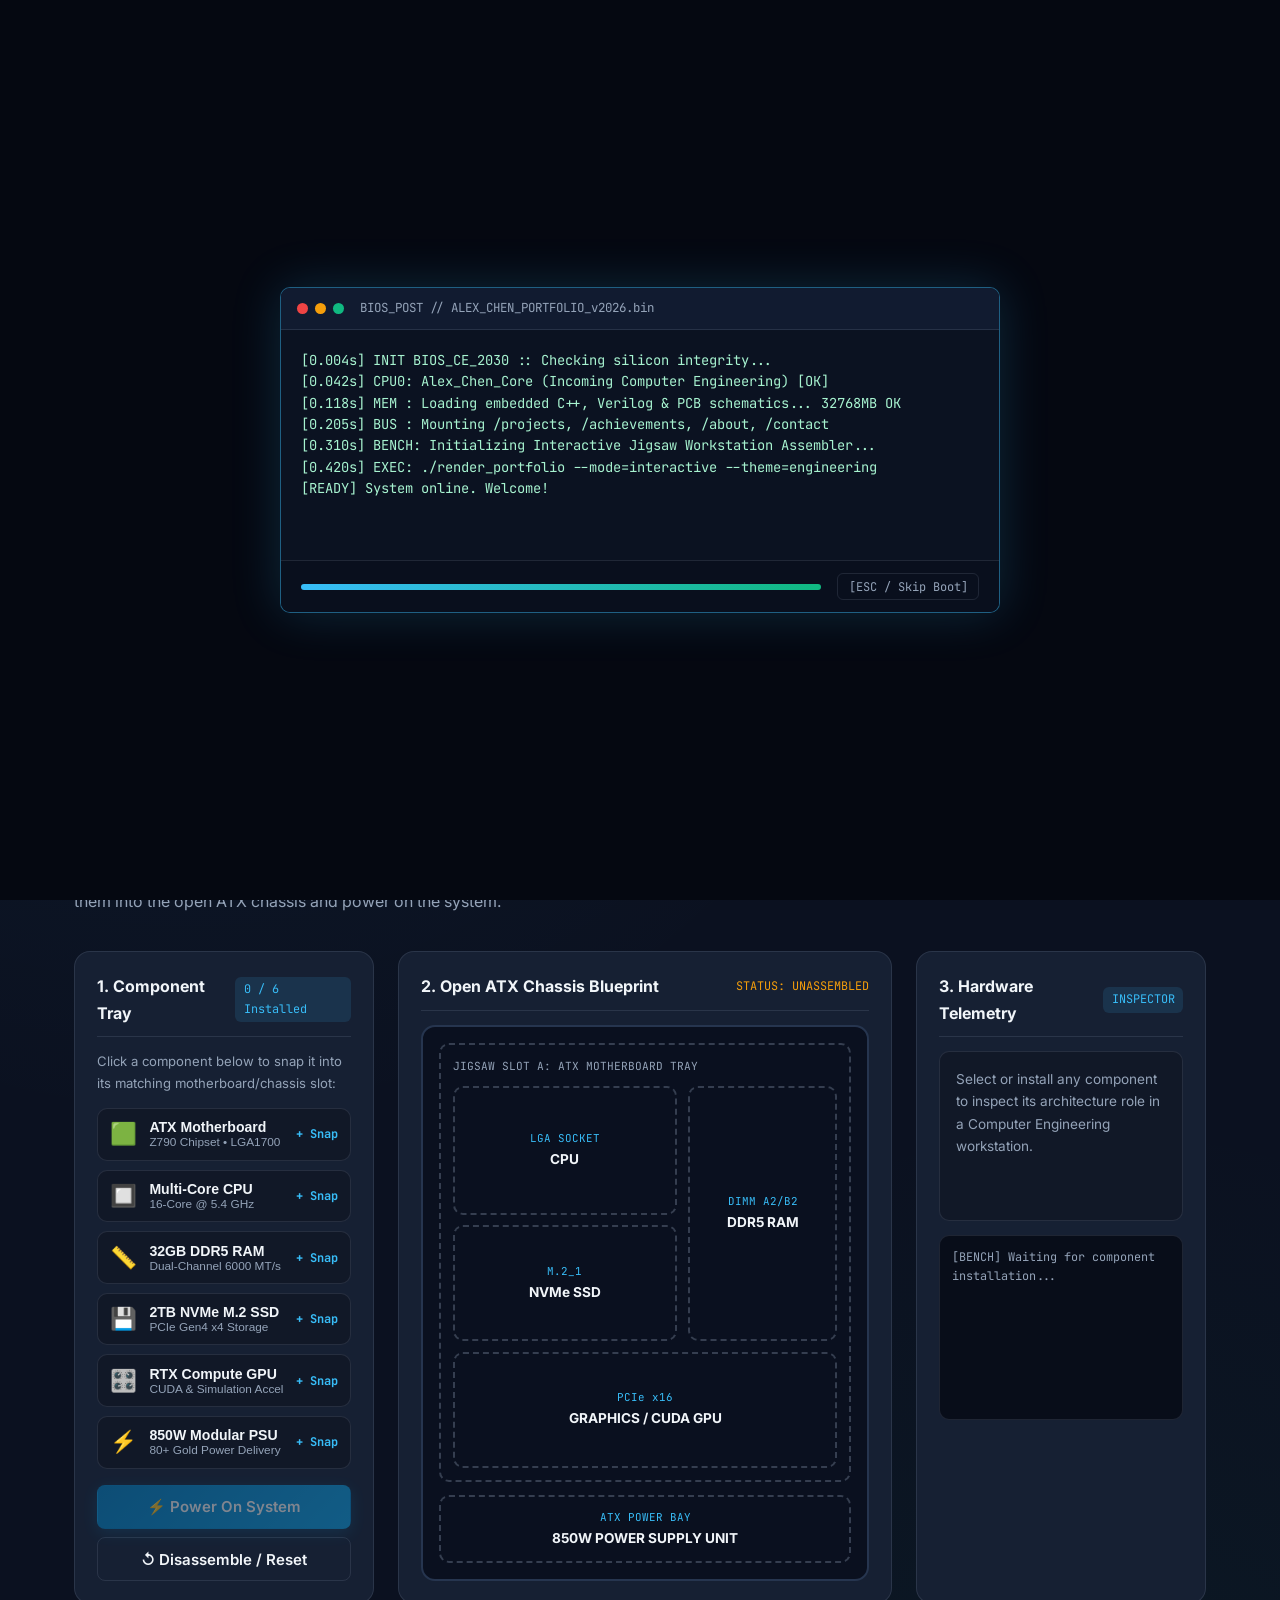
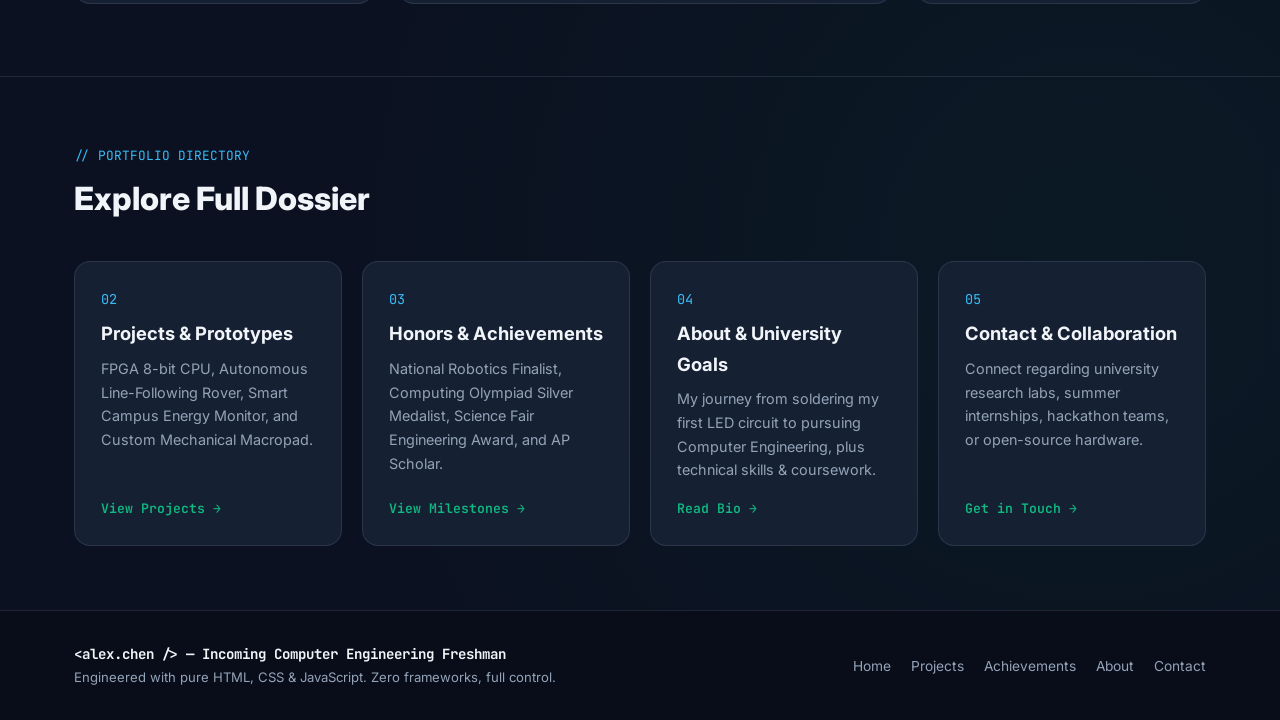
<file: index.html>
<!DOCTYPE html>
<html lang="en">
<head>
    <meta charset="UTF-8">
    <meta name="viewport" content="width=device-width, initial-scale=1.0">
    <title>Alex Chen | Computer Engineering Portfolio</title>
    <link rel="stylesheet" href="style.css">
    <link rel="preconnect" href="https://fonts.googleapis.com">
    <link rel="preconnect" href="https://fonts.gstatic.com" crossorigin>
    <link href="https://fonts.googleapis.com/css2?family=Inter:wght@400;500;600;700;800&family=JetBrains+Mono:wght@400;500;700&display=swap" rel="stylesheet">
</head>
<body class="has-boot">
    <!-- Boot Sequence Overlay -->
    <div id="boot-overlay" class="boot-overlay" aria-hidden="true">
        <div class="boot-terminal">
            <div class="boot-header">
                <span class="dot red"></span>
                <span class="dot yellow"></span>
                <span class="dot green"></span>
                <span class="boot-title">BIOS_POST // ALEX_CHEN_PORTFOLIO_v2026.bin</span>
            </div>
            <pre id="boot-log" class="boot-log"></pre>
            <div class="boot-footer">
                <div class="boot-progress-track"><div id="boot-progress-bar" class="boot-progress-bar"></div></div>
                <button id="skip-boot-btn" class="skip-boot-btn">[ESC / Skip Boot]</button>
            </div>
        </div>
    </div>

    <header class="site-header">
        <div class="container nav-container">
            <a href="index.html" class="brand">
                <span class="brand-bracket">&lt;</span>alex.chen<span class="brand-slash">/</span><span class="brand-bracket">&gt;</span>
                <span class="brand-tag">CE '30</span>
            </a>
            <button class="menu-toggle" id="menu-toggle" aria-label="Toggle navigation">
                <span></span><span></span><span></span>
            </button>
            <nav class="nav-menu" id="nav-menu">
                <a href="index.html" class="nav-link active">01. Home &amp; Build</a>
                <a href="projects.html" class="nav-link ">02. Projects</a>
                <a href="achievements.html" class="nav-link ">03. Achievements</a>
                <a href="about.html" class="nav-link ">04. About Me</a>
                <a href="contact.html" class="nav-link ">05. Contact</a>
            </nav>
        </div>
    </header>

    <main>
        <!-- Hero Section -->
        <section class="hero-section">
            <div class="container hero-grid">
                <div class="hero-text">
                    <div class="status-pill">
                        <span class="pulse-dot"></span>
                        <span>Incoming B.S. Computer Engineering &bull; Class of 2030</span>
                    </div>
                    <h1>Bridging <span class="gradient-text">Silicon</span> &amp; <span class="gradient-text">Software</span>.</h1>
                    <p class="hero-desc">
                        Hi, I'm <strong>Alex Chen</strong>—an aspiring Computer Engineer passionate about embedded systems, digital logic design, PCB prototyping, and low-level firmware. Explore my projects, competition milestones, or assemble my custom workstation below.
                    </p>
                    <div class="hero-actions">
                        <a href="projects.html" class="btn btn-primary">Explore Engineering Work &rarr;</a>
                        <a href="#pc-builder" class="btn btn-outline">Launch PC Assembly Lab</a>
                    </div>
                    <div class="quick-stats">
                        <div class="q-stat">
                            <span class="q-num">12+</span>
                            <span class="q-label">Hardware &amp; Code Builds</span>
                        </div>
                        <div class="q-stat">
                            <span class="q-num">4</span>
                            <span class="q-label">Robotics &amp; Olympiad Awards</span>
                        </div>
                        <div class="q-stat">
                            <span class="q-num">C++ / Verilog</span>
                            <span class="q-label">Core Stack</span>
                        </div>
                    </div>
                </div>

                <!-- Interactive Blueprint Preview Card -->
                <div class="hero-card">
                    <div class="card-topbar">
                        <span class="mono-label">SYS_ARCHITECTURE.svg</span>
                        <span class="badge-tech">READY</span>
                    </div>
                    <div class="chip-diagram">
                        <div class="chip-core">
                            <span class="chip-title">CE-CORE</span>
                            <span class="chip-sub">ALU &bull; FPU &bull; GPIO</span>
                        </div>
                        <div class="chip-pins top"><span></span><span></span><span></span><span></span></div>
                        <div class="chip-pins bottom"><span></span><span></span><span></span><span></span></div>
                        <div class="chip-pins left"><span></span><span></span><span></span></div>
                        <div class="chip-pins right"><span></span><span></span><span></span></div>
                    </div>
                    <div class="terminal-snippet">
                        <p><span class="t-prompt">$</span> make flash TARGET=stm32f4</p>
                        <p class="t-muted">[OK] Clock configured @ 168 MHz</p>
                        <p class="t-muted">[OK] Portfolio modules mounted</p>
                        <p><span class="t-prompt">$</span> <span class="cursor-blink">_</span></p>
                    </div>
                </div>
            </div>
        </section>

        <!-- Interactive Jigsaw PC Assembling Lab -->
        <section id="pc-builder" class="builder-section">
            <div class="container">
                <div class="section-heading">
                    <span class="section-kicker">// INTERACTIVE HARDWARE BENCH</span>
                    <h2>Jigsaw Workstation Assembler</h2>
                    <p>Click each hardware component in the parts tray—or drag/select parts in order—to snap them into the open ATX chassis and power on the system.</p>
                </div>

                <div class="builder-workspace">
                    <!-- Left: Parts Tray -->
                    <div class="parts-panel">
                        <div class="panel-header">
                            <h3>1. Component Tray</h3>
                            <span id="parts-counter" class="mono-badge">0 / 6 Installed</span>
                        </div>
                        <p class="panel-hint">Click a component below to snap it into its matching motherboard/chassis slot:</p>
                        <div class="parts-list" id="parts-list">
                            <button class="part-item" data-part="mobo">
                                <span class="part-icon">🟩</span>
                                <div class="part-meta">
                                    <strong>ATX Motherboard</strong>
                                    <span>Z790 Chipset &bull; LGA1700</span>
                                </div>
                                <span class="part-action">+ Snap</span>
                            </button>
                            <button class="part-item" data-part="cpu">
                                <span class="part-icon">🔲</span>
                                <div class="part-meta">
                                    <strong>Multi-Core CPU</strong>
                                    <span>16-Core @ 5.4 GHz</span>
                                </div>
                                <span class="part-action">+ Snap</span>
                            </button>
                            <button class="part-item" data-part="ram">
                                <span class="part-icon">📏</span>
                                <div class="part-meta">
                                    <strong>32GB DDR5 RAM</strong>
                                    <span>Dual-Channel 6000 MT/s</span>
                                </div>
                                <span class="part-action">+ Snap</span>
                            </button>
                            <button class="part-item" data-part="ssd">
                                <span class="part-icon">💾</span>
                                <div class="part-meta">
                                    <strong>2TB NVMe M.2 SSD</strong>
                                    <span>PCIe Gen4 x4 Storage</span>
                                </div>
                                <span class="part-action">+ Snap</span>
                            </button>
                            <button class="part-item" data-part="gpu">
                                <span class="part-icon">🎛️</span>
                                <div class="part-meta">
                                    <strong>RTX Compute GPU</strong>
                                    <span>CUDA &amp; Simulation Accel</span>
                                </div>
                                <span class="part-action">+ Snap</span>
                            </button>
                            <button class="part-item" data-part="psu">
                                <span class="part-icon">⚡</span>
                                <div class="part-meta">
                                    <strong>850W Modular PSU</strong>
                                    <span>80+ Gold Power Delivery</span>
                                </div>
                                <span class="part-action">+ Snap</span>
                            </button>
                        </div>

                        <div class="builder-controls">
                            <button id="power-btn" class="btn btn-primary full-width" disabled>⚡ Power On System</button>
                            <button id="reset-pc-btn" class="btn btn-outline full-width">↺ Disassemble / Reset</button>
                        </div>
                    </div>

                    <!-- Center: Interactive Jigsaw Chassis -->
                    <div class="chassis-panel">
                        <div class="panel-header">
                            <h3>2. Open ATX Chassis Blueprint</h3>
                            <span id="chassis-status" class="status-tag">STATUS: UNASSEMBLED</span>
                        </div>

                        <div class="pc-chassis" id="pc-chassis">
                            <!-- Jigsaw Motherboard Backplate Slot -->
                            <div class="jigsaw-slot slot-mobo" data-slot="mobo" title="Motherboard Tray">
                                <span class="slot-label">JIGSAW SLOT A: ATX MOTHERBOARD TRAY</span>

                                <!-- Inner Motherboard Sockets -->
                                <div class="mobo-board">
                                    <div class="jigsaw-slot slot-cpu" data-slot="cpu">
                                        <span class="slot-code">LGA SOCKET</span>
                                        <span class="slot-name">CPU</span>
                                    </div>

                                    <div class="jigsaw-slot slot-ram" data-slot="ram">
                                        <span class="slot-code">DIMM A2/B2</span>
                                        <span class="slot-name">DDR5 RAM</span>
                                    </div>

                                    <div class="jigsaw-slot slot-ssd" data-slot="ssd">
                                        <span class="slot-code">M.2_1</span>
                                        <span class="slot-name">NVMe SSD</span>
                                    </div>

                                    <div class="jigsaw-slot slot-gpu" data-slot="gpu">
                                        <span class="slot-code">PCIe x16</span>
                                        <span class="slot-name">GRAPHICS / CUDA GPU</span>
                                    </div>
                                </div>
                            </div>

                            <!-- Bottom PSU Shroud Slot -->
                            <div class="jigsaw-slot slot-psu" data-slot="psu">
                                <span class="slot-code">ATX POWER BAY</span>
                                <span class="slot-name">850W POWER SUPPLY UNIT</span>
                            </div>

                            <!-- Powered-On Screen / POST Diagnostic Overlay -->
                            <div id="pc-post-banner" class="pc-post-banner hidden">
                                <div class="post-glow">✓ SYSTEM POST SUCCESSFUL — ALL BUSES ONLINE</div>
                                <p>Ready to compile Verilog, run SPICE simulations, and build firmware!</p>
                            </div>
                        </div>
                    </div>

                    <!-- Right: Engineering Inspector -->
                    <div class="inspector-panel">
                        <div class="panel-header">
                            <h3>3. Hardware Telemetry</h3>
                            <span class="mono-badge">INSPECTOR</span>
                        </div>
                        <div id="part-inspector" class="inspector-box">
                            <p class="inspector-placeholder">Select or install any component to inspect its architecture role in a Computer Engineering workstation.</p>
                        </div>
                        <div class="telemetry-log" id="telemetry-log">
                            <div class="log-entry">[BENCH] Waiting for component installation...</div>
                        </div>
                    </div>
                </div>
            </div>
        </section>

        <!-- Featured Highlights Navigation -->
        <section class="highlights-section">
            <div class="container">
                <div class="section-heading">
                    <span class="section-kicker">// PORTFOLIO DIRECTORY</span>
                    <h2>Explore Full Dossier</h2>
                </div>
                <div class="directory-grid">
                    <a href="projects.html" class="dir-card">
                        <span class="dir-num">02</span>
                        <h3>Projects &amp; Prototypes</h3>
                        <p>FPGA 8-bit CPU, Autonomous Line-Following Rover, Smart Campus Energy Monitor, and Custom Mechanical Macropad.</p>
                        <span class="dir-link">View Projects &rarr;</span>
                    </a>
                    <a href="achievements.html" class="dir-card">
                        <span class="dir-num">03</span>
                        <h3>Honors &amp; Achievements</h3>
                        <p>National Robotics Finalist, Computing Olympiad Silver Medalist, Science Fair Engineering Award, and AP Scholar.</p>
                        <span class="dir-link">View Milestones &rarr;</span>
                    </a>
                    <a href="about.html" class="dir-card">
                        <span class="dir-num">04</span>
                        <h3>About &amp; University Goals</h3>
                        <p>My journey from soldering my first LED circuit to pursuing Computer Engineering, plus technical skills &amp; coursework.</p>
                        <span class="dir-link">Read Bio &rarr;</span>
                    </a>
                    <a href="contact.html" class="dir-card">
                        <span class="dir-num">05</span>
                        <h3>Contact &amp; Collaboration</h3>
                        <p>Connect regarding university research labs, summer internships, hackathon teams, or open-source hardware.</p>
                        <span class="dir-link">Get in Touch &rarr;</span>
                    </a>
                </div>
            </div>
        </section>
    </main>

    <footer class="site-footer">
        <div class="container footer-content">
            <div class="footer-left">
                <p class="footer-title">&lt;alex.chen /&gt; — Incoming Computer Engineering Freshman</p>
                <p class="footer-sub">Engineered with pure HTML, CSS &amp; JavaScript. Zero frameworks, full control.</p>
            </div>
            <div class="footer-links">
                <a href="index.html">Home</a>
                <a href="projects.html">Projects</a>
                <a href="achievements.html">Achievements</a>
                <a href="about.html">About</a>
                <a href="contact.html">Contact</a>
            </div>
        </div>
    </footer>
    <script src="script.js"></script>
</body>
</html>
</file>
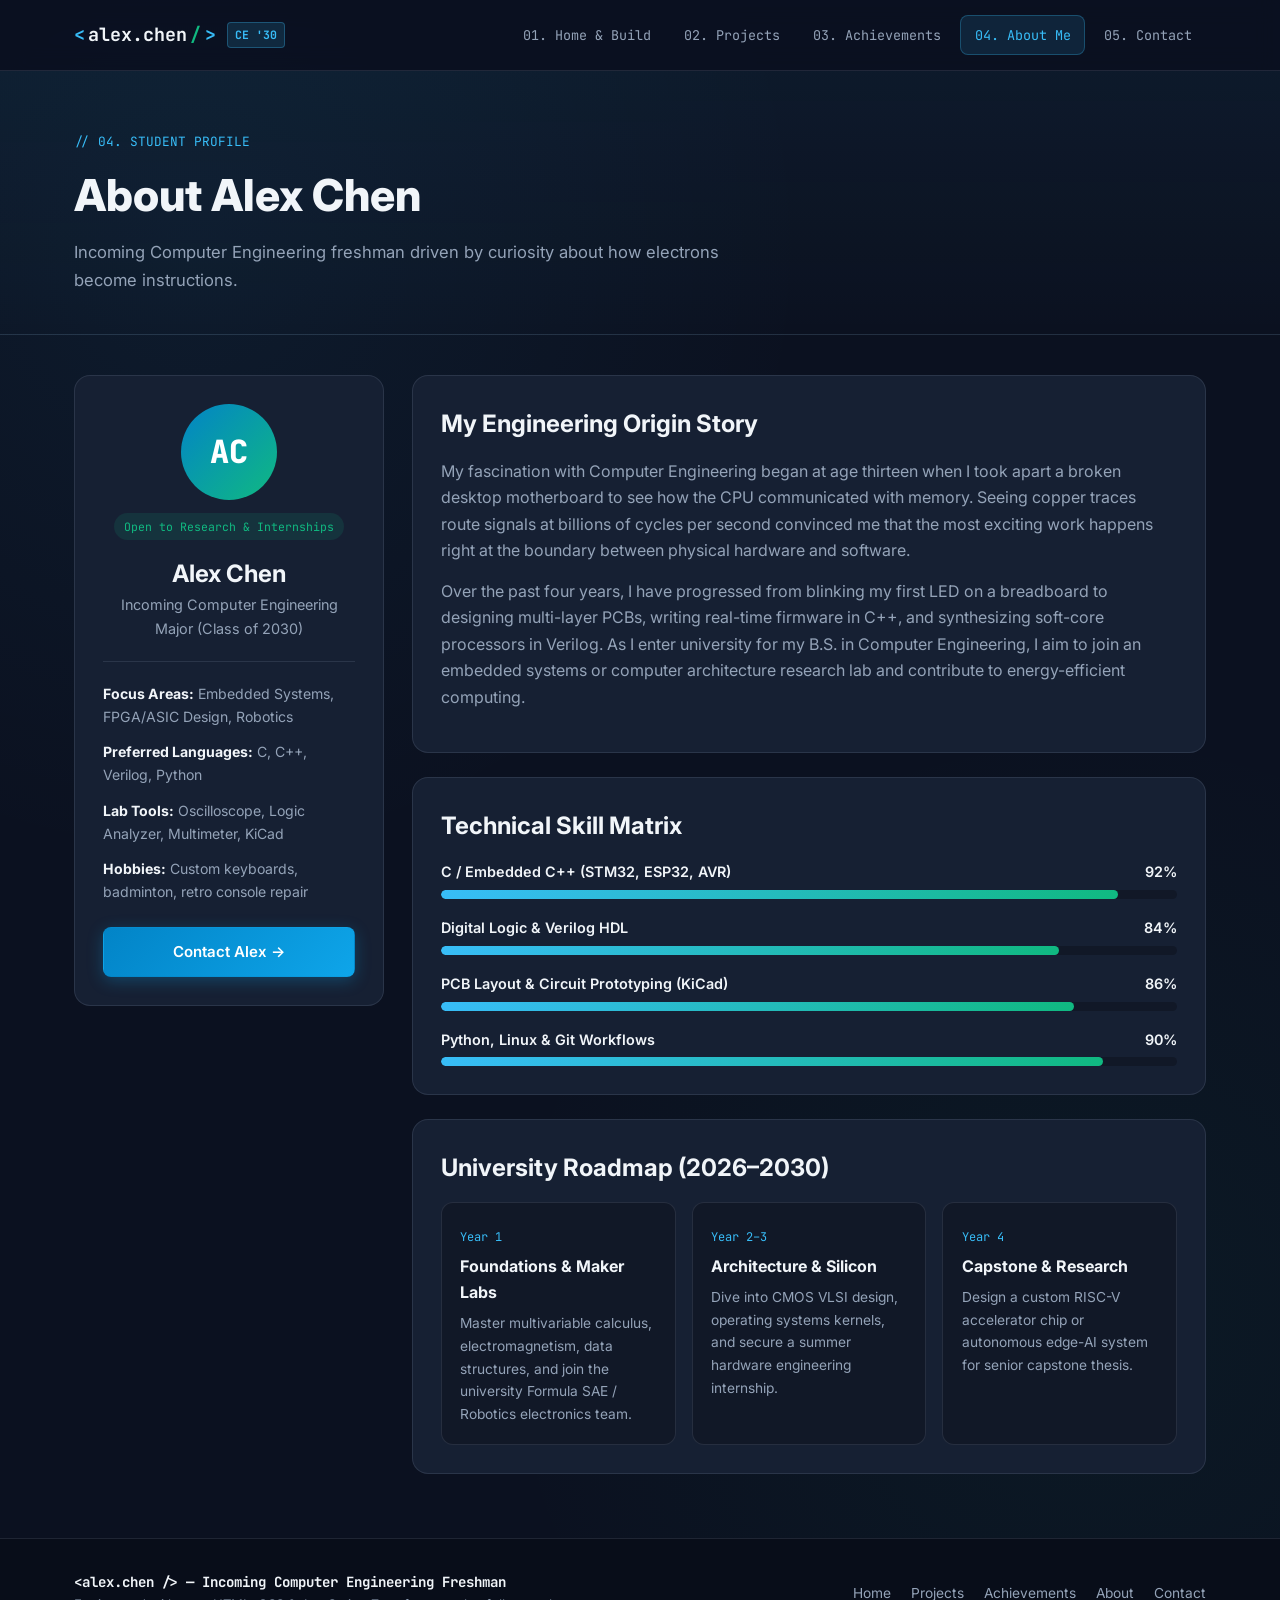
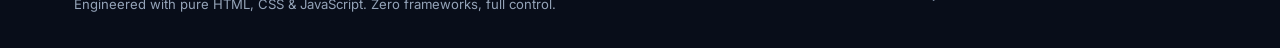
<file: about.html>
<!DOCTYPE html>
<html lang="en">
<head>
    <meta charset="UTF-8">
    <meta name="viewport" content="width=device-width, initial-scale=1.0">
    <title>About Me | Alex Chen — Computer Engineering Portfolio</title>
    <link rel="stylesheet" href="style.css">
    <link href="https://fonts.googleapis.com/css2?family=Inter:wght@400;500;600;700;800&family=JetBrains+Mono:wght@400;500;700&display=swap" rel="stylesheet">
</head>
<body>
    <header class="site-header">
        <div class="container nav-container">
            <a href="index.html" class="brand">
                <span class="brand-bracket">&lt;</span>alex.chen<span class="brand-slash">/</span><span class="brand-bracket">&gt;</span>
                <span class="brand-tag">CE '30</span>
            </a>
            <button class="menu-toggle" id="menu-toggle" aria-label="Toggle navigation">
                <span></span><span></span><span></span>
            </button>
            <nav class="nav-menu" id="nav-menu">
                <a href="index.html" class="nav-link ">01. Home &amp; Build</a>
                <a href="projects.html" class="nav-link ">02. Projects</a>
                <a href="achievements.html" class="nav-link ">03. Achievements</a>
                <a href="about.html" class="nav-link active">04. About Me</a>
                <a href="contact.html" class="nav-link ">05. Contact</a>
            </nav>
        </div>
    </header>

    <main class="page-main">
        <section class="page-banner">
            <div class="container">
                <span class="section-kicker">// 04. STUDENT PROFILE</span>
                <h1>About Alex Chen</h1>
                <p>Incoming Computer Engineering freshman driven by curiosity about how electrons become instructions.</p>
            </div>
        </section>

        <section class="container">
            <div class="about-layout">
                <!-- Left Profile Card -->
                <aside class="profile-sidebar">
                    <div class="profile-avatar">
                        <div class="avatar-monogram">AC</div>
                        <span class="online-indicator">Open to Research &amp; Internships</span>
                    </div>
                    <h2>Alex Chen</h2>
                    <p class="profile-role">Incoming Computer Engineering Major (Class of 2030)</p>
                    <hr class="divider">
                    <ul class="profile-facts">
                        <li><strong>Focus Areas:</strong> Embedded Systems, FPGA/ASIC Design, Robotics</li>
                        <li><strong>Preferred Languages:</strong> C, C++, Verilog, Python</li>
                        <li><strong>Lab Tools:</strong> Oscilloscope, Logic Analyzer, Multimeter, KiCad</li>
                        <li><strong>Hobbies:</strong> Custom keyboards, badminton, retro console repair</li>
                    </ul>
                    <a href="contact.html" class="btn btn-primary full-width">Contact Alex &rarr;</a>
                </aside>

                <!-- Right Story & Skills -->
                <div class="about-content">
                    <div class="info-card">
                        <h2>My Engineering Origin Story</h2>
                        <p>
                            My fascination with Computer Engineering began at age thirteen when I took apart a broken desktop motherboard to see how the CPU communicated with memory. Seeing copper traces route signals at billions of cycles per second convinced me that the most exciting work happens right at the boundary between physical hardware and software.
                        </p>
                        <p>
                            Over the past four years, I have progressed from blinking my first LED on a breadboard to designing multi-layer PCBs, writing real-time firmware in C++, and synthesizing soft-core processors in Verilog. As I enter university for my B.S. in Computer Engineering, I aim to join an embedded systems or computer architecture research lab and contribute to energy-efficient computing.
                        </p>
                    </div>

                    <div class="info-card">
                        <h2>Technical Skill Matrix</h2>
                        <div class="skills-bars">
                            <div class="skill-row">
                                <div class="skill-label"><span>C / Embedded C++ (STM32, ESP32, AVR)</span><span>92%</span></div>
                                <div class="skill-track"><div class="skill-fill" style="width: 92%;"></div></div>
                            </div>
                            <div class="skill-row">
                                <div class="skill-label"><span>Digital Logic &amp; Verilog HDL</span><span>84%</span></div>
                                <div class="skill-track"><div class="skill-fill" style="width: 84%;"></div></div>
                            </div>
                            <div class="skill-row">
                                <div class="skill-label"><span>PCB Layout &amp; Circuit Prototyping (KiCad)</span><span>86%</span></div>
                                <div class="skill-track"><div class="skill-fill" style="width: 86%;"></div></div>
                            </div>
                            <div class="skill-row">
                                <div class="skill-label"><span>Python, Linux &amp; Git Workflows</span><span>90%</span></div>
                                <div class="skill-track"><div class="skill-fill" style="width: 90%;"></div></div>
                            </div>
                        </div>
                    </div>

                    <div class="info-card">
                        <h2>University Roadmap (2026–2030)</h2>
                        <div class="roadmap-grid">
                            <div class="roadmap-step">
                                <span class="step-tag">Year 1</span>
                                <h4>Foundations &amp; Maker Labs</h4>
                                <p>Master multivariable calculus, electromagnetism, data structures, and join the university Formula SAE / Robotics electronics team.</p>
                            </div>
                            <div class="roadmap-step">
                                <span class="step-tag">Year 2–3</span>
                                <h4>Architecture &amp; Silicon</h4>
                                <p>Dive into CMOS VLSI design, operating systems kernels, and secure a summer hardware engineering internship.</p>
                            </div>
                            <div class="roadmap-step">
                                <span class="step-tag">Year 4</span>
                                <h4>Capstone &amp; Research</h4>
                                <p>Design a custom RISC-V accelerator chip or autonomous edge-AI system for senior capstone thesis.</p>
                            </div>
                        </div>
                    </div>
                </div>
            </div>
        </section>
    </main>

    <footer class="site-footer">
        <div class="container footer-content">
            <div class="footer-left">
                <p class="footer-title">&lt;alex.chen /&gt; — Incoming Computer Engineering Freshman</p>
                <p class="footer-sub">Engineered with pure HTML, CSS &amp; JavaScript. Zero frameworks, full control.</p>
            </div>
            <div class="footer-links">
                <a href="index.html">Home</a>
                <a href="projects.html">Projects</a>
                <a href="achievements.html">Achievements</a>
                <a href="about.html">About</a>
                <a href="contact.html">Contact</a>
            </div>
        </div>
    </footer>
    <script src="script.js"></script>
</body>
</html>
</file>
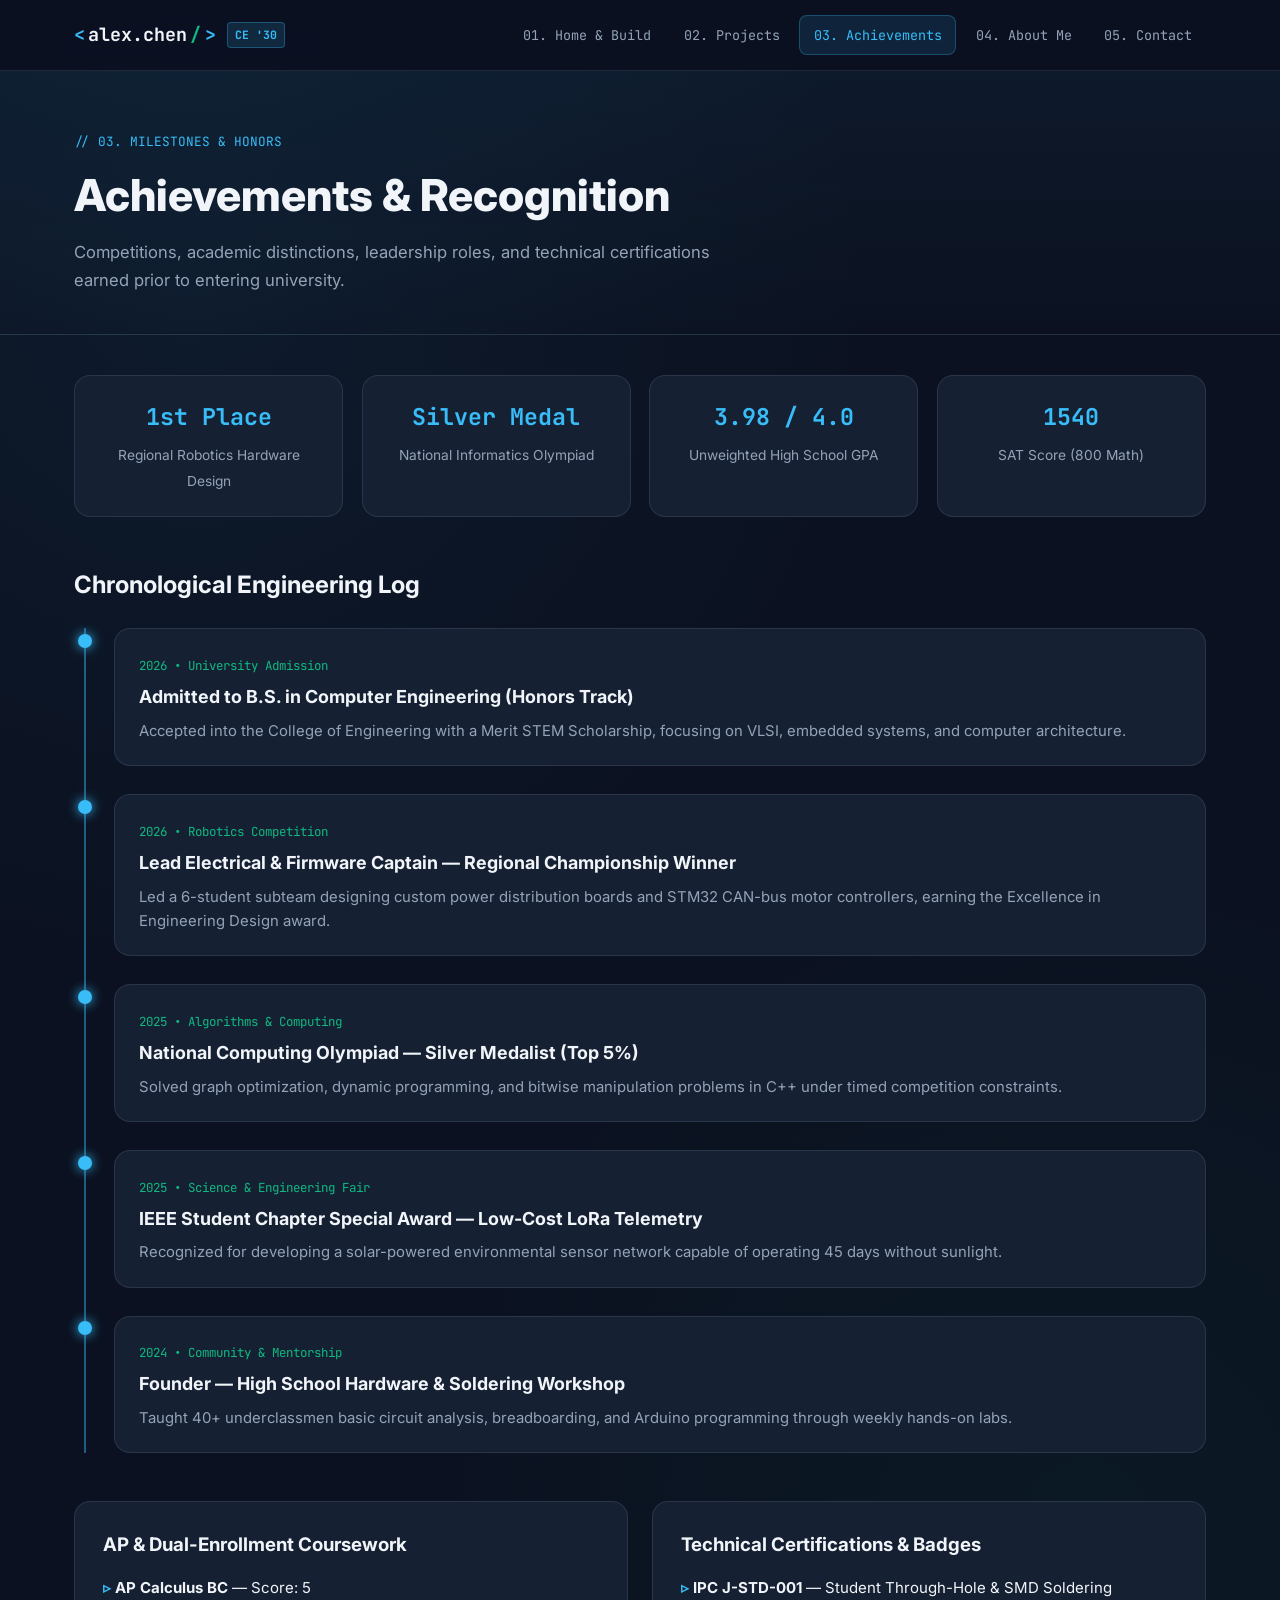
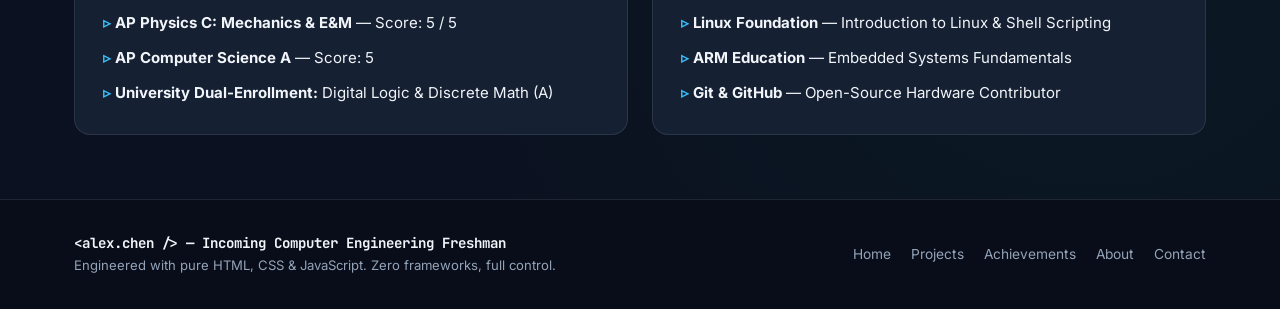
<file: achievements.html>
<!DOCTYPE html>
<html lang="en">
<head>
    <meta charset="UTF-8">
    <meta name="viewport" content="width=device-width, initial-scale=1.0">
    <title>Achievements | Alex Chen — Computer Engineering Portfolio</title>
    <link rel="stylesheet" href="style.css">
    <link href="https://fonts.googleapis.com/css2?family=Inter:wght@400;500;600;700;800&family=JetBrains+Mono:wght@400;500;700&display=swap" rel="stylesheet">
</head>
<body>
    <header class="site-header">
        <div class="container nav-container">
            <a href="index.html" class="brand">
                <span class="brand-bracket">&lt;</span>alex.chen<span class="brand-slash">/</span><span class="brand-bracket">&gt;</span>
                <span class="brand-tag">CE '30</span>
            </a>
            <button class="menu-toggle" id="menu-toggle" aria-label="Toggle navigation">
                <span></span><span></span><span></span>
            </button>
            <nav class="nav-menu" id="nav-menu">
                <a href="index.html" class="nav-link ">01. Home &amp; Build</a>
                <a href="projects.html" class="nav-link ">02. Projects</a>
                <a href="achievements.html" class="nav-link active">03. Achievements</a>
                <a href="about.html" class="nav-link ">04. About Me</a>
                <a href="contact.html" class="nav-link ">05. Contact</a>
            </nav>
        </div>
    </header>

    <main class="page-main">
        <section class="page-banner">
            <div class="container">
                <span class="section-kicker">// 03. MILESTONES &amp; HONORS</span>
                <h1>Achievements &amp; Recognition</h1>
                <p>Competitions, academic distinctions, leadership roles, and technical certifications earned prior to entering university.</p>
            </div>
        </section>

        <section class="container">
            <!-- Key Metrics Strip -->
            <div class="metrics-strip">
                <div class="metric-card">
                    <span class="metric-value">1st Place</span>
                    <span class="metric-label">Regional Robotics Hardware Design</span>
                </div>
                <div class="metric-card">
                    <span class="metric-value">Silver Medal</span>
                    <span class="metric-label">National Informatics Olympiad</span>
                </div>
                <div class="metric-card">
                    <span class="metric-value">3.98 / 4.0</span>
                    <span class="metric-label">Unweighted High School GPA</span>
                </div>
                <div class="metric-card">
                    <span class="metric-value">1540</span>
                    <span class="metric-label">SAT Score (800 Math)</span>
                </div>
            </div>

            <!-- Timeline -->
            <div class="timeline-section">
                <h2>Chronological Engineering Log</h2>
                <div class="timeline">
                    <div class="timeline-item">
                        <div class="timeline-dot"></div>
                        <div class="timeline-content">
                            <span class="timeline-date">2026 &bull; University Admission</span>
                            <h3>Admitted to B.S. in Computer Engineering (Honors Track)</h3>
                            <p>Accepted into the College of Engineering with a Merit STEM Scholarship, focusing on VLSI, embedded systems, and computer architecture.</p>
                        </div>
                    </div>

                    <div class="timeline-item">
                        <div class="timeline-dot"></div>
                        <div class="timeline-content">
                            <span class="timeline-date">2026 &bull; Robotics Competition</span>
                            <h3>Lead Electrical &amp; Firmware Captain — Regional Championship Winner</h3>
                            <p>Led a 6-student subteam designing custom power distribution boards and STM32 CAN-bus motor controllers, earning the Excellence in Engineering Design award.</p>
                        </div>
                    </div>

                    <div class="timeline-item">
                        <div class="timeline-dot"></div>
                        <div class="timeline-content">
                            <span class="timeline-date">2025 &bull; Algorithms &amp; Computing</span>
                            <h3>National Computing Olympiad — Silver Medalist (Top 5%)</h3>
                            <p>Solved graph optimization, dynamic programming, and bitwise manipulation problems in C++ under timed competition constraints.</p>
                        </div>
                    </div>

                    <div class="timeline-item">
                        <div class="timeline-dot"></div>
                        <div class="timeline-content">
                            <span class="timeline-date">2025 &bull; Science &amp; Engineering Fair</span>
                            <h3>IEEE Student Chapter Special Award — Low-Cost LoRa Telemetry</h3>
                            <p>Recognized for developing a solar-powered environmental sensor network capable of operating 45 days without sunlight.</p>
                        </div>
                    </div>

                    <div class="timeline-item">
                        <div class="timeline-dot"></div>
                        <div class="timeline-content">
                            <span class="timeline-date">2024 &bull; Community &amp; Mentorship</span>
                            <h3>Founder — High School Hardware &amp; Soldering Workshop</h3>
                            <p>Taught 40+ underclassmen basic circuit analysis, breadboarding, and Arduino programming through weekly hands-on labs.</p>
                        </div>
                    </div>
                </div>
            </div>

            <!-- Certifications & Coursework -->
            <div class="certs-grid">
                <div class="info-card">
                    <h3>AP &amp; Dual-Enrollment Coursework</h3>
                    <ul class="clean-list">
                        <li><strong>AP Calculus BC</strong> — Score: 5</li>
                        <li><strong>AP Physics C: Mechanics &amp; E&amp;M</strong> — Score: 5 / 5</li>
                        <li><strong>AP Computer Science A</strong> — Score: 5</li>
                        <li><strong>University Dual-Enrollment:</strong> Digital Logic &amp; Discrete Math (A)</li>
                    </ul>
                </div>
                <div class="info-card">
                    <h3>Technical Certifications &amp; Badges</h3>
                    <ul class="clean-list">
                        <li><strong>IPC J-STD-001</strong> — Student Through-Hole &amp; SMD Soldering</li>
                        <li><strong>Linux Foundation</strong> — Introduction to Linux &amp; Shell Scripting</li>
                        <li><strong>ARM Education</strong> — Embedded Systems Fundamentals</li>
                        <li><strong>Git &amp; GitHub</strong> — Open-Source Hardware Contributor</li>
                    </ul>
                </div>
            </div>
        </section>
    </main>

    <footer class="site-footer">
        <div class="container footer-content">
            <div class="footer-left">
                <p class="footer-title">&lt;alex.chen /&gt; — Incoming Computer Engineering Freshman</p>
                <p class="footer-sub">Engineered with pure HTML, CSS &amp; JavaScript. Zero frameworks, full control.</p>
            </div>
            <div class="footer-links">
                <a href="index.html">Home</a>
                <a href="projects.html">Projects</a>
                <a href="achievements.html">Achievements</a>
                <a href="about.html">About</a>
                <a href="contact.html">Contact</a>
            </div>
        </div>
    </footer>
    <script src="script.js"></script>
</body>
</html>
</file>
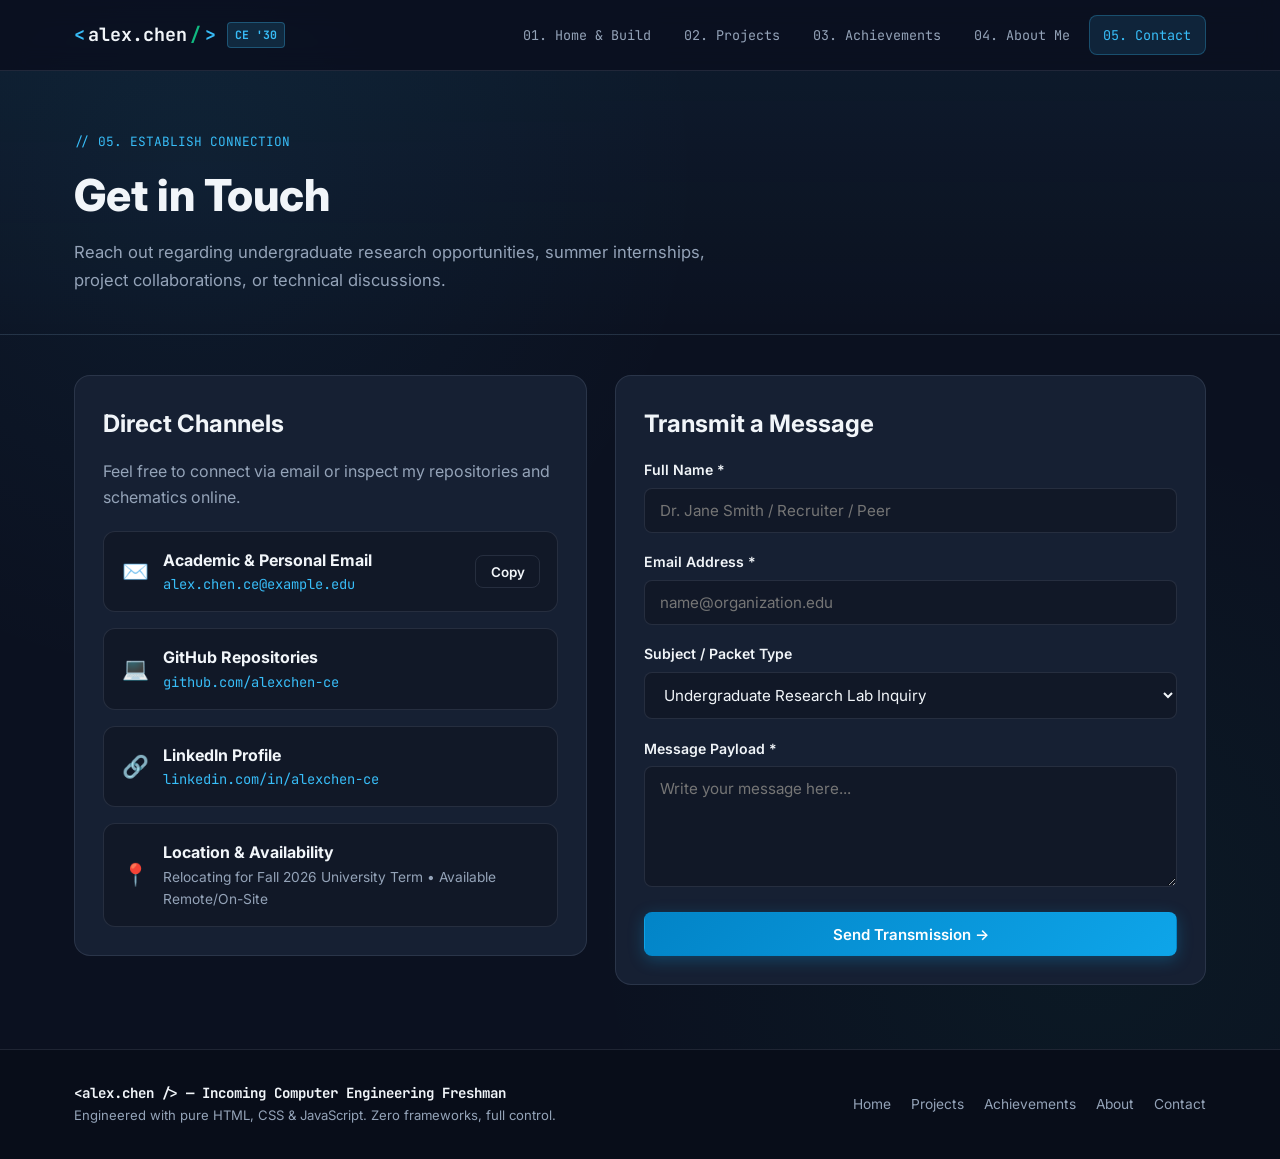
<file: contact.html>
<!DOCTYPE html>
<html lang="en">
<head>
    <meta charset="UTF-8">
    <meta name="viewport" content="width=device-width, initial-scale=1.0">
    <title>Contact | Alex Chen — Computer Engineering Portfolio</title>
    <link rel="stylesheet" href="style.css">
    <link href="https://fonts.googleapis.com/css2?family=Inter:wght@400;500;600;700;800&family=JetBrains+Mono:wght@400;500;700&display=swap" rel="stylesheet">
</head>
<body>
    <header class="site-header">
        <div class="container nav-container">
            <a href="index.html" class="brand">
                <span class="brand-bracket">&lt;</span>alex.chen<span class="brand-slash">/</span><span class="brand-bracket">&gt;</span>
                <span class="brand-tag">CE '30</span>
            </a>
            <button class="menu-toggle" id="menu-toggle" aria-label="Toggle navigation">
                <span></span><span></span><span></span>
            </button>
            <nav class="nav-menu" id="nav-menu">
                <a href="index.html" class="nav-link ">01. Home &amp; Build</a>
                <a href="projects.html" class="nav-link ">02. Projects</a>
                <a href="achievements.html" class="nav-link ">03. Achievements</a>
                <a href="about.html" class="nav-link ">04. About Me</a>
                <a href="contact.html" class="nav-link active">05. Contact</a>
            </nav>
        </div>
    </header>

    <main class="page-main">
        <section class="page-banner">
            <div class="container">
                <span class="section-kicker">// 05. ESTABLISH CONNECTION</span>
                <h1>Get in Touch</h1>
                <p>Reach out regarding undergraduate research opportunities, summer internships, project collaborations, or technical discussions.</p>
            </div>
        </section>

        <section class="container">
            <div class="contact-grid">
                <!-- Direct Channels -->
                <div class="contact-info">
                    <div class="info-card">
                        <h2>Direct Channels</h2>
                        <p>Feel free to connect via email or inspect my repositories and schematics online.</p>

                        <div class="channel-list">
                            <div class="channel-item">
                                <span class="channel-icon">✉️</span>
                                <div>
                                    <strong>Academic &amp; Personal Email</strong>
                                    <p class="mono-text" id="email-text">alex.chen.ce@example.edu</p>
                                </div>
                                <button type="button" id="copy-email-btn" class="btn btn-outline btn-sm">Copy</button>
                            </div>

                            <div class="channel-item">
                                <span class="channel-icon">💻</span>
                                <div>
                                    <strong>GitHub Repositories</strong>
                                    <p class="mono-text">github.com/alexchen-ce</p>
                                </div>
                            </div>

                            <div class="channel-item">
                                <span class="channel-icon">🔗</span>
                                <div>
                                    <strong>LinkedIn Profile</strong>
                                    <p class="mono-text">linkedin.com/in/alexchen-ce</p>
                                </div>
                            </div>

                            <div class="channel-item">
                                <span class="channel-icon">📍</span>
                                <div>
                                    <strong>Location &amp; Availability</strong>
                                    <p>Relocating for Fall 2026 University Term &bull; Available Remote/On-Site</p>
                                </div>
                            </div>
                        </div>
                    </div>
                </div>

                <!-- Message Form -->
                <div class="contact-form-card info-card">
                    <h2>Transmit a Message</h2>
                    <form id="contact-form" novalidate>
                        <div class="form-group">
                            <label for="sender-name">Full Name *</label>
                            <input type="text" id="sender-name" name="name" required placeholder="Dr. Jane Smith / Recruiter / Peer">
                        </div>

                        <div class="form-group">
                            <label for="sender-email">Email Address *</label>
                            <input type="email" id="sender-email" name="email" required placeholder="name@organization.edu">
                        </div>

                        <div class="form-group">
                            <label for="inquiry-type">Subject / Packet Type</label>
                            <select id="inquiry-type" name="subject">
                                <option value="Research Lab Inquiry">Undergraduate Research Lab Inquiry</option>
                                <option value="Internship Opportunity">Summer Internship / Co-op</option>
                                <option value="Project Collaboration">Hardware / Software Collaboration</option>
                                <option value="General Message">General Question</option>
                            </select>
                        </div>

                        <div class="form-group">
                            <label for="sender-message">Message Payload *</label>
                            <textarea id="sender-message" name="message" rows="5" required placeholder="Write your message here..."></textarea>
                        </div>

                        <button type="submit" class="btn btn-primary full-width">Send Transmission &rarr;</button>
                    </form>

                    <div id="contact-feedback" class="feedback-banner hidden" role="status"></div>
                </div>
            </div>
        </section>
    </main>

    <footer class="site-footer">
        <div class="container footer-content">
            <div class="footer-left">
                <p class="footer-title">&lt;alex.chen /&gt; — Incoming Computer Engineering Freshman</p>
                <p class="footer-sub">Engineered with pure HTML, CSS &amp; JavaScript. Zero frameworks, full control.</p>
            </div>
            <div class="footer-links">
                <a href="index.html">Home</a>
                <a href="projects.html">Projects</a>
                <a href="achievements.html">Achievements</a>
                <a href="about.html">About</a>
                <a href="contact.html">Contact</a>
            </div>
        </div>
    </footer>
    <script src="script.js"></script>
</body>
</html>
</file>
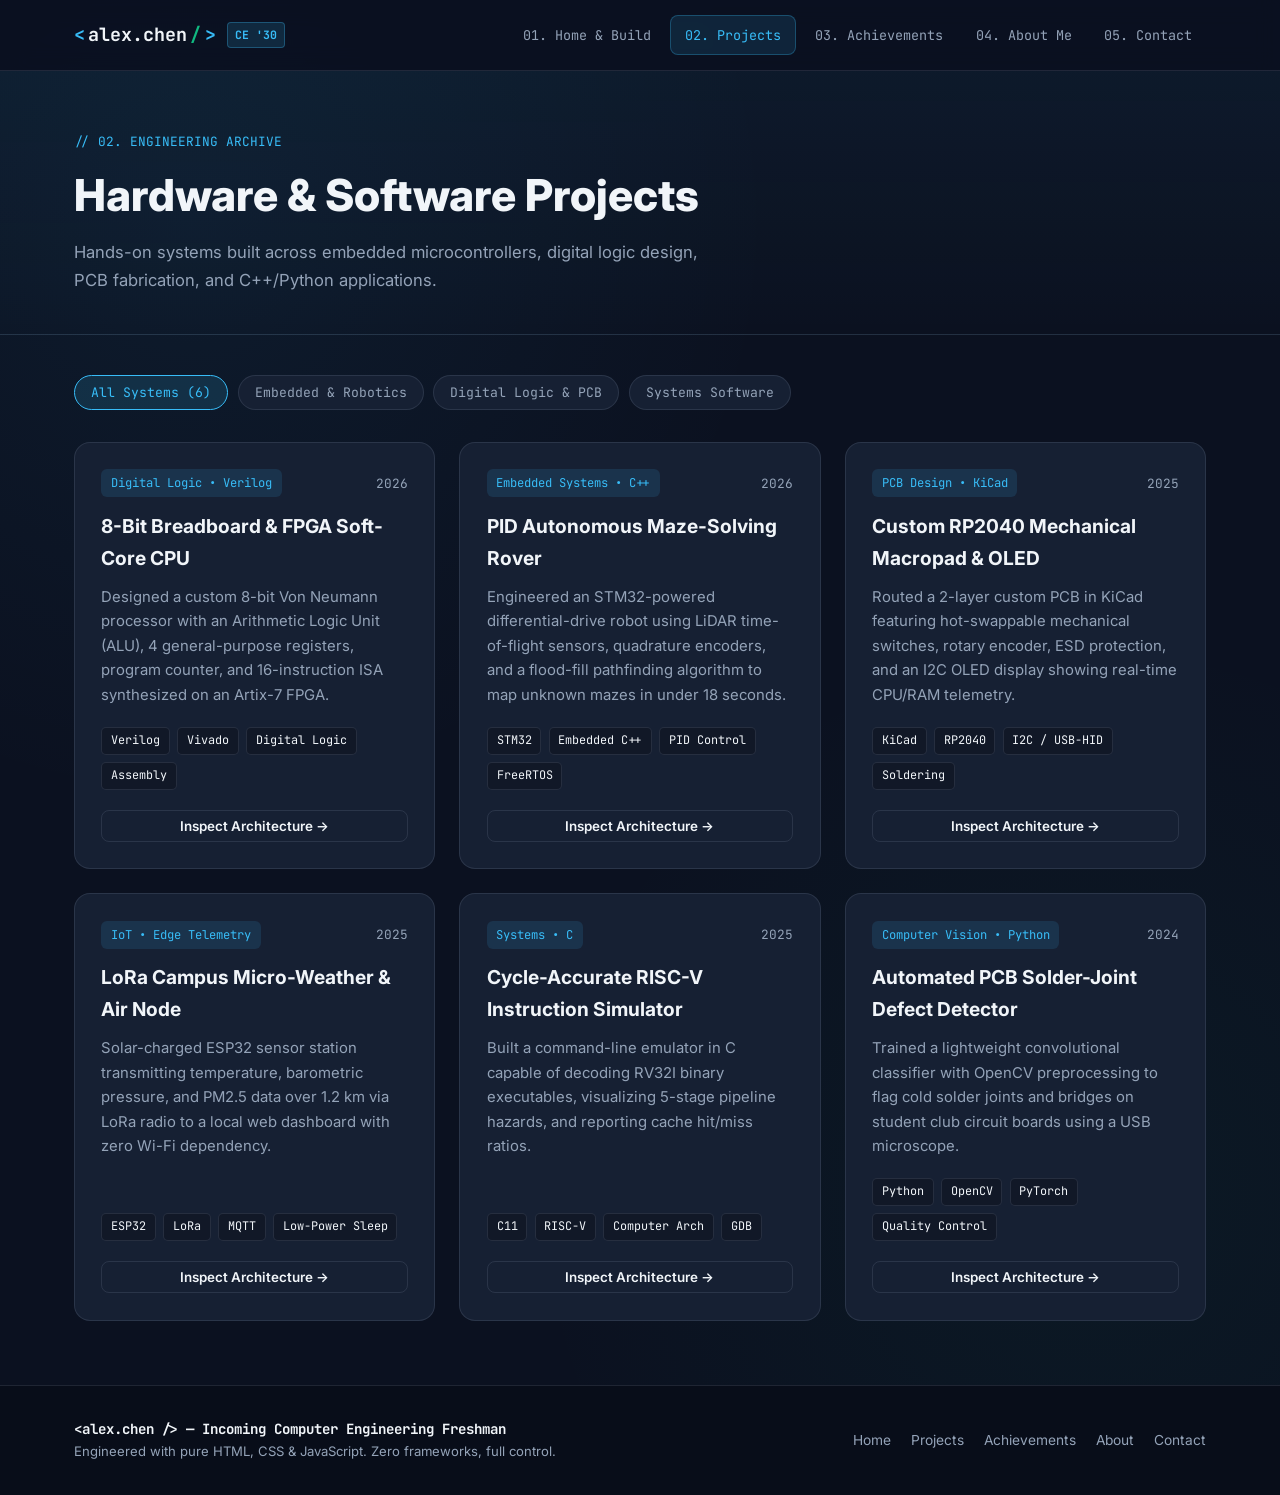
<file: projects.html>
<!DOCTYPE html>
<html lang="en">
<head>
    <meta charset="UTF-8">
    <meta name="viewport" content="width=device-width, initial-scale=1.0">
    <title>Projects | Alex Chen — Computer Engineering Portfolio</title>
    <link rel="stylesheet" href="style.css">
    <link href="https://fonts.googleapis.com/css2?family=Inter:wght@400;500;600;700;800&family=JetBrains+Mono:wght@400;500;700&display=swap" rel="stylesheet">
</head>
<body>
    <header class="site-header">
        <div class="container nav-container">
            <a href="index.html" class="brand">
                <span class="brand-bracket">&lt;</span>alex.chen<span class="brand-slash">/</span><span class="brand-bracket">&gt;</span>
                <span class="brand-tag">CE '30</span>
            </a>
            <button class="menu-toggle" id="menu-toggle" aria-label="Toggle navigation">
                <span></span><span></span><span></span>
            </button>
            <nav class="nav-menu" id="nav-menu">
                <a href="index.html" class="nav-link ">01. Home &amp; Build</a>
                <a href="projects.html" class="nav-link active">02. Projects</a>
                <a href="achievements.html" class="nav-link ">03. Achievements</a>
                <a href="about.html" class="nav-link ">04. About Me</a>
                <a href="contact.html" class="nav-link ">05. Contact</a>
            </nav>
        </div>
    </header>

    <main class="page-main">
        <section class="page-banner">
            <div class="container">
                <span class="section-kicker">// 02. ENGINEERING ARCHIVE</span>
                <h1>Hardware &amp; Software Projects</h1>
                <p>Hands-on systems built across embedded microcontrollers, digital logic design, PCB fabrication, and C++/Python applications.</p>
            </div>
        </section>

        <section class="container">
            <!-- Category Filter Bar -->
            <div class="filter-bar">
                <button class="filter-chip active" data-filter="all">All Systems (6)</button>
                <button class="filter-chip" data-filter="embedded">Embedded &amp; Robotics</button>
                <button class="filter-chip" data-filter="digital">Digital Logic &amp; PCB</button>
                <button class="filter-chip" data-filter="software">Systems Software</button>
            </div>

            <div class="projects-grid" id="projects-grid">
                <article class="project-card" data-category="digital">
                    <div class="project-top">
                        <span class="project-tag">Digital Logic &bull; Verilog</span>
                        <span class="project-year">2026</span>
                    </div>
                    <h3>8-Bit Breadboard &amp; FPGA Soft-Core CPU</h3>
                    <p>Designed a custom 8-bit Von Neumann processor with an Arithmetic Logic Unit (ALU), 4 general-purpose registers, program counter, and 16-instruction ISA synthesized on an Artix-7 FPGA.</p>
                    <div class="tech-pills">
                        <span>Verilog</span><span>Vivado</span><span>Digital Logic</span><span>Assembly</span>
                    </div>
                    <button class="btn btn-outline btn-sm project-detail-btn" data-project="cpu">Inspect Architecture &rarr;</button>
                </article>

                <article class="project-card" data-category="embedded">
                    <div class="project-top">
                        <span class="project-tag">Embedded Systems &bull; C++</span>
                        <span class="project-year">2026</span>
                    </div>
                    <h3>PID Autonomous Maze-Solving Rover</h3>
                    <p>Engineered an STM32-powered differential-drive robot using LiDAR time-of-flight sensors, quadrature encoders, and a flood-fill pathfinding algorithm to map unknown mazes in under 18 seconds.</p>
                    <div class="tech-pills">
                        <span>STM32</span><span>Embedded C++</span><span>PID Control</span><span>FreeRTOS</span>
                    </div>
                    <button class="btn btn-outline btn-sm project-detail-btn" data-project="rover">Inspect Architecture &rarr;</button>
                </article>

                <article class="project-card" data-category="digital">
                    <div class="project-top">
                        <span class="project-tag">PCB Design &bull; KiCad</span>
                        <span class="project-year">2025</span>
                    </div>
                    <h3>Custom RP2040 Mechanical Macropad &amp; OLED</h3>
                    <p>Routed a 2-layer custom PCB in KiCad featuring hot-swappable mechanical switches, rotary encoder, ESD protection, and an I2C OLED display showing real-time CPU/RAM telemetry.</p>
                    <div class="tech-pills">
                        <span>KiCad</span><span>RP2040</span><span>I2C / USB-HID</span><span>Soldering</span>
                    </div>
                    <button class="btn btn-outline btn-sm project-detail-btn" data-project="macropad">Inspect Architecture &rarr;</button>
                </article>

                <article class="project-card" data-category="embedded">
                    <div class="project-top">
                        <span class="project-tag">IoT &bull; Edge Telemetry</span>
                        <span class="project-year">2025</span>
                    </div>
                    <h3>LoRa Campus Micro-Weather &amp; Air Node</h3>
                    <p>Solar-charged ESP32 sensor station transmitting temperature, barometric pressure, and PM2.5 data over 1.2 km via LoRa radio to a local web dashboard with zero Wi-Fi dependency.</p>
                    <div class="tech-pills">
                        <span>ESP32</span><span>LoRa</span><span>MQTT</span><span>Low-Power Sleep</span>
                    </div>
                    <button class="btn btn-outline btn-sm project-detail-btn" data-project="lora">Inspect Architecture &rarr;</button>
                </article>

                <article class="project-card" data-category="software">
                    <div class="project-top">
                        <span class="project-tag">Systems &bull; C</span>
                        <span class="project-year">2025</span>
                    </div>
                    <h3>Cycle-Accurate RISC-V Instruction Simulator</h3>
                    <p>Built a command-line emulator in C capable of decoding RV32I binary executables, visualizing 5-stage pipeline hazards, and reporting cache hit/miss ratios.</p>
                    <div class="tech-pills">
                        <span>C11</span><span>RISC-V</span><span>Computer Arch</span><span>GDB</span>
                    </div>
                    <button class="btn btn-outline btn-sm project-detail-btn" data-project="riscv">Inspect Architecture &rarr;</button>
                </article>

                <article class="project-card" data-category="software">
                    <div class="project-top">
                        <span class="project-tag">Computer Vision &bull; Python</span>
                        <span class="project-year">2024</span>
                    </div>
                    <h3>Automated PCB Solder-Joint Defect Detector</h3>
                    <p>Trained a lightweight convolutional classifier with OpenCV preprocessing to flag cold solder joints and bridges on student club circuit boards using a USB microscope.</p>
                    <div class="tech-pills">
                        <span>Python</span><span>OpenCV</span><span>PyTorch</span><span>Quality Control</span>
                    </div>
                    <button class="btn btn-outline btn-sm project-detail-btn" data-project="pcbcv">Inspect Architecture &rarr;</button>
                </article>
            </div>
        </section>
    </main>

    <!-- Project Architecture Modal -->
    <div id="project-modal" class="modal hidden" role="dialog" aria-modal="true">
        <div class="modal-box">
            <button class="modal-close" id="close-project-modal" aria-label="Close modal">&times;</button>
            <span id="modal-tag" class="project-tag"></span>
            <h2 id="modal-title"></h2>
            <p id="modal-summary" class="modal-summary"></p>
            <div class="modal-specs">
                <h4>System Specifications &amp; Engineering Outcomes</h4>
                <ul id="modal-bullets"></ul>
            </div>
        </div>
    </div>

    <footer class="site-footer">
        <div class="container footer-content">
            <div class="footer-left">
                <p class="footer-title">&lt;alex.chen /&gt; — Incoming Computer Engineering Freshman</p>
                <p class="footer-sub">Engineered with pure HTML, CSS &amp; JavaScript. Zero frameworks, full control.</p>
            </div>
            <div class="footer-links">
                <a href="index.html">Home</a>
                <a href="projects.html">Projects</a>
                <a href="achievements.html">Achievements</a>
                <a href="about.html">About</a>
                <a href="contact.html">Contact</a>
            </div>
        </div>
    </footer>
    <script src="script.js"></script>
</body>
</html>
</file>
<file: style.css>
:root {
    --bg-primary: #0b1120;
    --bg-secondary: #111827;
    --bg-card: #162033;
    --bg-card-hover: #1c2942;
    --border-subtle: rgba(148, 163, 184, 0.16);
    --border-accent: rgba(56, 189, 248, 0.45);
    --text-primary: #f1f5f9;
    --text-secondary: #94a3b8;
    --accent-cyan: #38bdf8;
    --accent-emerald: #10b981;
    --accent-indigo: #818cf8;
    --accent-amber: #f59e0b;
    --font-sans: 'Inter', -apple-system, BlinkMacSystemFont, sans-serif;
    --font-mono: 'JetBrains Mono', monospace;
    --radius-md: 10px;
    --radius-lg: 16px;
    --shadow-card: 0 12px 30px rgba(2, 6, 23, 0.45);
}

* {
    box-sizing: border-box;
    margin: 0;
    padding: 0;
}

html {
    scroll-behavior: smooth;
}

body {
    font-family: var(--font-sans);
    background-color: var(--bg-primary);
    color: var(--text-primary);
    line-height: 1.65;
    min-height: 100vh;
    display: flex;
    flex-direction: column;
    background-image:
        radial-gradient(circle at 15% 15%, rgba(56, 189, 248, 0.06), transparent 35%),
        radial-gradient(circle at 85% 80%, rgba(16, 185, 129, 0.05), transparent 35%);
}

main {
    flex: 1;
}

.container {
    width: 100%;
    max-width: 1180px;
    margin: 0 auto;
    padding: 0 1.5rem;
}

/* ================= BOOT ANIMATION OVERLAY ================= */
.boot-overlay {
    position: fixed;
    inset: 0;
    background: #050811;
    z-index: 9999;
    display: flex;
    align-items: center;
    justify-content: center;
    padding: 1.25rem;
    transition: opacity 0.6s ease, visibility 0.6s ease;
}

.boot-overlay.fade-out {
    opacity: 0;
    visibility: hidden;
    pointer-events: none;
}

.boot-terminal {
    width: 100%;
    max-width: 720px;
    background: #0b1221;
    border: 1px solid var(--border-accent);
    border-radius: var(--radius-md);
    box-shadow: 0 0 50px rgba(56, 189, 248, 0.18);
    overflow: hidden;
}

.boot-header {
    background: #111b30;
    padding: 0.65rem 1rem;
    display: flex;
    align-items: center;
    gap: 0.45rem;
    border-bottom: 1px solid var(--border-subtle);
}

.dot {
    width: 11px;
    height: 11px;
    border-radius: 50%;
}
.dot.red { background: #ef4444; }
.dot.yellow { background: #f59e0b; }
.dot.green { background: #10b981; }

.boot-title {
    margin-left: 0.5rem;
    font-family: var(--font-mono);
    font-size: 0.78rem;
    color: var(--text-secondary);
}

.boot-log {
    font-family: var(--font-mono);
    font-size: 0.86rem;
    color: #a7f3d0;
    padding: 1.25rem;
    min-height: 230px;
    max-height: 300px;
    overflow-y: auto;
    white-space: pre-wrap;
    line-height: 1.55;
}

.boot-footer {
    padding: 0.75rem 1.25rem;
    background: #090f1d;
    border-top: 1px solid var(--border-subtle);
    display: flex;
    align-items: center;
    gap: 1rem;
}

.boot-progress-track {
    flex: 1;
    height: 6px;
    background: #1e293b;
    border-radius: 99px;
    overflow: hidden;
}

.boot-progress-bar {
    height: 100%;
    width: 0%;
    background: linear-gradient(90deg, var(--accent-cyan), var(--accent-emerald));
    transition: width 0.2s linear;
}

.skip-boot-btn {
    background: transparent;
    border: 1px solid var(--border-subtle);
    color: var(--text-secondary);
    font-family: var(--font-mono);
    font-size: 0.75rem;
    padding: 0.3rem 0.65rem;
    border-radius: 6px;
    cursor: pointer;
}

.skip-boot-btn:hover {
    color: var(--accent-cyan);
    border-color: var(--accent-cyan);
}

/* ================= HEADER & NAVIGATION ================= */
.site-header {
    position: sticky;
    top: 0;
    z-index: 500;
    background: rgba(11, 17, 32, 0.88);
    backdrop-filter: blur(12px);
    border-bottom: 1px solid var(--border-subtle);
}

.nav-container {
    display: flex;
    align-items: center;
    justify-content: space-between;
    height: 70px;
}

.brand {
    text-decoration: none;
    font-family: var(--font-mono);
    font-weight: 700;
    font-size: 1.15rem;
    color: var(--text-primary);
    display: flex;
    align-items: center;
    gap: 0.2rem;
}

.brand-bracket { color: var(--accent-cyan); }
.brand-slash { color: var(--accent-emerald); }

.brand-tag {
    margin-left: 0.5rem;
    font-size: 0.72rem;
    padding: 0.15rem 0.45rem;
    border-radius: 4px;
    background: rgba(56, 189, 248, 0.14);
    color: var(--accent-cyan);
    border: 1px solid rgba(56, 189, 248, 0.3);
}

.nav-menu {
    display: flex;
    align-items: center;
    gap: 0.35rem;
}

.nav-link {
    text-decoration: none;
    font-family: var(--font-mono);
    font-size: 0.84rem;
    color: var(--text-secondary);
    padding: 0.5rem 0.85rem;
    border-radius: 8px;
    transition: all 0.2s ease;
}

.nav-link:hover {
    color: var(--text-primary);
    background: rgba(255, 255, 255, 0.04);
}

.nav-link.active {
    color: var(--accent-cyan);
    background: rgba(56, 189, 248, 0.12);
    border: 1px solid rgba(56, 189, 248, 0.28);
}

.menu-toggle {
    display: none;
    flex-direction: column;
    gap: 5px;
    background: none;
    border: none;
    cursor: pointer;
}

.menu-toggle span {
    width: 24px;
    height: 2px;
    background: var(--text-primary);
}

/* ================= BUTTONS ================= */
.btn {
    display: inline-flex;
    align-items: center;
    justify-content: center;
    gap: 0.5rem;
    font-family: var(--font-sans);
    font-weight: 600;
    font-size: 0.94rem;
    padding: 0.72rem 1.35rem;
    border-radius: 8px;
    text-decoration: none;
    cursor: pointer;
    transition: all 0.2s ease;
    border: 1px solid transparent;
}

.btn-primary {
    background: linear-gradient(135deg, #0284c7, #0ea5e9);
    color: #ffffff;
    box-shadow: 0 4px 16px rgba(14, 165, 233, 0.28);
}

.btn-primary:hover:not(:disabled) {
    transform: translateY(-2px);
    box-shadow: 0 6px 22px rgba(14, 165, 233, 0.42);
}

.btn-primary:disabled {
    opacity: 0.45;
    cursor: not-allowed;
}

.btn-outline {
    background: transparent;
    color: var(--text-primary);
    border-color: var(--border-subtle);
}

.btn-outline:hover {
    border-color: var(--accent-cyan);
    color: var(--accent-cyan);
    background: rgba(56, 189, 248, 0.06);
}

.btn-sm {
    padding: 0.45rem 0.9rem;
    font-size: 0.84rem;
}

.full-width {
    width: 100%;
}

/* ================= HERO SECTION ================= */
.hero-section {
    padding: 4.5rem 0 3.5rem;
    border-bottom: 1px solid var(--border-subtle);
}

.hero-grid {
    display: grid;
    grid-template-columns: 1.25fr 0.95fr;
    gap: 3rem;
    align-items: center;
}

.status-pill {
    display: inline-flex;
    align-items: center;
    gap: 0.55rem;
    font-family: var(--font-mono);
    font-size: 0.8rem;
    color: var(--accent-emerald);
    background: rgba(16, 185, 129, 0.1);
    border: 1px solid rgba(16, 185, 129, 0.3);
    padding: 0.35rem 0.85rem;
    border-radius: 99px;
    margin-bottom: 1.25rem;
}

.pulse-dot {
    width: 8px;
    height: 8px;
    border-radius: 50%;
    background: var(--accent-emerald);
    box-shadow: 0 0 8px var(--accent-emerald);
}

.hero-text h1 {
    font-size: clamp(2.2rem, 4vw, 3.35rem);
    font-weight: 800;
    line-height: 1.15;
    letter-spacing: -0.02em;
    margin-bottom: 1.15rem;
}

.gradient-text {
    background: linear-gradient(90deg, var(--accent-cyan), var(--accent-emerald));
    -webkit-background-clip: text;
    -webkit-text-fill-color: transparent;
}

.hero-desc {
    color: var(--text-secondary);
    font-size: 1.06rem;
    margin-bottom: 1.75rem;
    max-width: 580px;
}

.hero-actions {
    display: flex;
    flex-wrap: wrap;
    gap: 0.9rem;
    margin-bottom: 2.25rem;
}

.quick-stats {
    display: grid;
    grid-template-columns: repeat(3, 1fr);
    gap: 1rem;
    padding-top: 1.5rem;
    border-top: 1px solid var(--border-subtle);
}

.q-num {
    display: block;
    font-family: var(--font-mono);
    font-weight: 700;
    font-size: 1.2rem;
    color: var(--accent-cyan);
}

.q-label {
    font-size: 0.82rem;
    color: var(--text-secondary);
}

/* Hero Architecture Card */
.hero-card {
    background: var(--bg-card);
    border: 1px solid var(--border-subtle);
    border-radius: var(--radius-lg);
    padding: 1.5rem;
    box-shadow: var(--shadow-card);
}

.card-topbar {
    display: flex;
    justify-content: space-between;
    align-items: center;
    margin-bottom: 1.5rem;
}

.mono-label {
    font-family: var(--font-mono);
    font-size: 0.8rem;
    color: var(--text-secondary);
}

.badge-tech {
    font-family: var(--font-mono);
    font-size: 0.72rem;
    font-weight: 700;
    color: var(--accent-emerald);
    background: rgba(16, 185, 129, 0.14);
    padding: 0.2rem 0.55rem;
    border-radius: 5px;
}

.chip-diagram {
    position: relative;
    width: 190px;
    height: 190px;
    margin: 1.25rem auto 1.75rem;
    display: flex;
    align-items: center;
    justify-content: center;
}

.chip-core {
    width: 132px;
    height: 132px;
    background: linear-gradient(145deg, #1e293b, #0f172a);
    border: 2px solid var(--accent-cyan);
    border-radius: 14px;
    display: flex;
    flex-direction: column;
    align-items: center;
    justify-content: center;
    box-shadow: 0 0 28px rgba(56, 189, 248, 0.22);
    z-index: 2;
}

.chip-title {
    font-family: var(--font-mono);
    font-weight: 700;
    font-size: 1rem;
    color: var(--accent-cyan);
}

.chip-sub {
    font-family: var(--font-mono);
    font-size: 0.68rem;
    color: var(--text-secondary);
    margin-top: 0.25rem;
}

.chip-pins {
    position: absolute;
    display: flex;
    gap: 14px;
}

.chip-pins span {
    background: var(--accent-emerald);
    border-radius: 2px;
}

.chip-pins.top, .chip-pins.bottom {
    left: 50%;
    transform: translateX(-50%);
}
.chip-pins.top { top: 8px; }
.chip-pins.bottom { bottom: 8px; }
.chip-pins.top span, .chip-pins.bottom span { width: 6px; height: 22px; }

.chip-pins.left, .chip-pins.right {
    top: 50%;
    transform: translateY(-50%);
    flex-direction: column;
}
.chip-pins.left { left: 8px; }
.chip-pins.right { right: 8px; }
.chip-pins.left span, .chip-pins.right span { width: 22px; height: 6px; }

.terminal-snippet {
    background: #090f1d;
    border: 1px solid var(--border-subtle);
    border-radius: 8px;
    padding: 0.9rem 1rem;
    font-family: var(--font-mono);
    font-size: 0.82rem;
}

.t-prompt { color: var(--accent-emerald); font-weight: 700; }
.t-muted { color: var(--text-secondary); }

.cursor-blink {
    animation: blink 1s step-end infinite;
}

@keyframes blink {
    50% { opacity: 0; }
}

/* ================= JIGSAW PC BUILDER ================= */
.builder-section {
    padding: 4.5rem 0;
    border-bottom: 1px solid var(--border-subtle);
}

.section-heading {
    margin-bottom: 2.25rem;
}

.section-kicker {
    display: inline-block;
    font-family: var(--font-mono);
    font-size: 0.8rem;
    color: var(--accent-cyan);
    margin-bottom: 0.4rem;
}

.section-heading h2 {
    font-size: 2rem;
    font-weight: 800;
    margin-bottom: 0.4rem;
}

.section-heading p {
    color: var(--text-secondary);
    max-width: 680px;
}

.builder-workspace {
    display: grid;
    grid-template-columns: 300px 1fr 290px;
    gap: 1.5rem;
    align-items: stretch;
}

.parts-panel, .chassis-panel, .inspector-panel {
    background: var(--bg-card);
    border: 1px solid var(--border-subtle);
    border-radius: var(--radius-lg);
    padding: 1.35rem;
    display: flex;
    flex-direction: column;
}

.panel-header {
    display: flex;
    justify-content: space-between;
    align-items: center;
    margin-bottom: 0.85rem;
    padding-bottom: 0.65rem;
    border-bottom: 1px solid var(--border-subtle);
}

.panel-header h3 {
    font-size: 1rem;
    font-weight: 700;
}

.mono-badge {
    font-family: var(--font-mono);
    font-size: 0.74rem;
    padding: 0.2rem 0.55rem;
    background: rgba(56, 189, 248, 0.12);
    color: var(--accent-cyan);
    border-radius: 6px;
}

.panel-hint {
    font-size: 0.82rem;
    color: var(--text-secondary);
    margin-bottom: 0.85rem;
}

.parts-list {
    display: flex;
    flex-direction: column;
    gap: 0.55rem;
    flex: 1;
}

.part-item {
    display: flex;
    align-items: center;
    gap: 0.75rem;
    width: 100%;
    text-align: left;
    background: var(--bg-secondary);
    border: 1px solid var(--border-subtle);
    border-radius: 10px;
    padding: 0.65rem 0.8rem;
    color: var(--text-primary);
    cursor: pointer;
    transition: all 0.2s ease;
}

.part-item:hover:not(.installed) {
    border-color: var(--accent-cyan);
    transform: translateX(3px);
}

.part-item.installed {
    border-color: rgba(16, 185, 129, 0.5);
    background: rgba(16, 185, 129, 0.08);
}

.part-icon {
    font-size: 1.35rem;
}

.part-meta {
    flex: 1;
    display: flex;
    flex-direction: column;
}

.part-meta strong {
    font-size: 0.88rem;
}

.part-meta span {
    font-size: 0.74rem;
    color: var(--text-secondary);
}

.part-action {
    font-family: var(--font-mono);
    font-size: 0.75rem;
    color: var(--accent-cyan);
    font-weight: 700;
}

.part-item.installed .part-action {
    color: var(--accent-emerald);
}

.builder-controls {
    margin-top: 1rem;
    display: flex;
    flex-direction: column;
    gap: 0.55rem;
}

/* Open ATX Chassis Blueprint */
.status-tag {
    font-family: var(--font-mono);
    font-size: 0.74rem;
    color: var(--accent-amber);
}

.status-tag.online {
    color: var(--accent-emerald);
}

.pc-chassis {
    flex: 1;
    background: #0a101f;
    border: 2px solid #26354f;
    border-radius: 14px;
    padding: 1rem;
    display: flex;
    flex-direction: column;
    gap: 0.85rem;
    position: relative;
    transition: box-shadow 0.4s ease, border-color 0.4s ease;
}

.pc-chassis.powered-on {
    border-color: var(--accent-emerald);
    box-shadow: 0 0 35px rgba(16, 185, 129, 0.22);
}

.jigsaw-slot {
    border: 2px dashed rgba(148, 163, 184, 0.32);
    border-radius: 10px;
    padding: 0.75rem;
    transition: all 0.35s cubic-bezier(0.22, 1, 0.36, 1);
    cursor: pointer;
    position: relative;
}

.jigsaw-slot:hover {
    border-color: var(--accent-cyan);
}

.jigsaw-slot.snapped {
    border-style: solid;
    border-color: var(--accent-emerald);
    background: rgba(16, 185, 129, 0.08);
    animation: snapPulse 0.45s ease;
}

@keyframes snapPulse {
    0% { transform: scale(0.97); }
    60% { transform: scale(1.015); }
    100% { transform: scale(1); }
}

.slot-mobo {
    flex: 1;
    display: flex;
    flex-direction: column;
}

.slot-label {
    font-family: var(--font-mono);
    font-size: 0.7rem;
    color: var(--text-secondary);
    margin-bottom: 0.65rem;
    display: block;
}

.mobo-board {
    flex: 1;
    display: grid;
    grid-template-columns: 1.2fr 0.8fr;
    grid-template-rows: auto auto auto;
    gap: 0.65rem;
}

.slot-cpu {
    grid-column: 1 / 2;
    grid-row: 1 / 2;
    min-height: 82px;
    display: flex;
    flex-direction: column;
    justify-content: center;
    align-items: center;
}

.slot-ram {
    grid-column: 2 / 3;
    grid-row: 1 / 3;
    display: flex;
    flex-direction: column;
    justify-content: center;
    align-items: center;
    text-align: center;
}

.slot-ssd {
    grid-column: 1 / 2;
    grid-row: 2 / 3;
    display: flex;
    flex-direction: column;
    justify-content: center;
    align-items: center;
}

.slot-gpu {
    grid-column: 1 / 3;
    grid-row: 3 / 4;
    min-height: 62px;
    display: flex;
    flex-direction: column;
    justify-content: center;
    align-items: center;
}

.slot-psu {
    min-height: 64px;
    display: flex;
    flex-direction: column;
    justify-content: center;
    align-items: center;
}

.slot-code {
    font-family: var(--font-mono);
    font-size: 0.68rem;
    color: var(--accent-cyan);
}

.slot-name {
    font-weight: 700;
    font-size: 0.85rem;
    color: var(--text-primary);
}

.pc-post-banner {
    background: linear-gradient(90deg, rgba(16, 185, 129, 0.2), rgba(56, 189, 248, 0.2));
    border: 1px solid var(--accent-emerald);
    border-radius: 10px;
    padding: 0.8rem 1rem;
    text-align: center;
}

.post-glow {
    font-family: var(--font-mono);
    font-weight: 700;
    font-size: 0.82rem;
    color: var(--accent-emerald);
}

.pc-post-banner p {
    font-size: 0.8rem;
    color: var(--text-primary);
    margin-top: 0.2rem;
}

/* Inspector & Telemetry */
.inspector-box {
    background: var(--bg-secondary);
    border: 1px solid var(--border-subtle);
    border-radius: 10px;
    padding: 1rem;
    min-height: 170px;
    margin-bottom: 0.85rem;
}

.inspector-box h4 {
    color: var(--accent-cyan);
    margin-bottom: 0.4rem;
    font-size: 0.96rem;
}

.inspector-box p {
    font-size: 0.85rem;
    color: var(--text-secondary);
}

.inspector-spec {
    margin-top: 0.65rem;
    padding-top: 0.65rem;
    border-top: 1px dashed var(--border-subtle);
    font-family: var(--font-mono);
    font-size: 0.76rem;
    color: var(--accent-emerald);
}

.telemetry-log {
    flex: 1;
    background: #080d19;
    border: 1px solid var(--border-subtle);
    border-radius: 10px;
    padding: 0.75rem;
    font-family: var(--font-mono);
    font-size: 0.74rem;
    color: var(--text-secondary);
    max-height: 185px;
    overflow-y: auto;
    display: flex;
    flex-direction: column;
    gap: 0.35rem;
}

.log-entry.ok { color: var(--accent-emerald); }
.log-entry.warn { color: var(--accent-amber); }

/* ================= DIRECTORY CARDS ================= */
.highlights-section {
    padding: 4rem 0;
}

.directory-grid {
    display: grid;
    grid-template-columns: repeat(auto-fit, minmax(250px, 1fr));
    gap: 1.25rem;
}

.dir-card {
    background: var(--bg-card);
    border: 1px solid var(--border-subtle);
    border-radius: var(--radius-lg);
    padding: 1.6rem;
    text-decoration: none;
    color: var(--text-primary);
    transition: all 0.25s ease;
    display: flex;
    flex-direction: column;
}

.dir-card:hover {
    transform: translateY(-4px);
    border-color: var(--accent-cyan);
    background: var(--bg-card-hover);
}

.dir-num {
    font-family: var(--font-mono);
    font-size: 0.85rem;
    color: var(--accent-cyan);
    margin-bottom: 0.5rem;
}

.dir-card h3 {
    font-size: 1.15rem;
    margin-bottom: 0.5rem;
}

.dir-card p {
    font-size: 0.9rem;
    color: var(--text-secondary);
    flex: 1;
    margin-bottom: 1rem;
}

.dir-link {
    font-family: var(--font-mono);
    font-size: 0.82rem;
    color: var(--accent-emerald);
    font-weight: 600;
}

/* ================= SUBPAGES COMMON ================= */
.page-main {
    padding-bottom: 4rem;
}

.page-banner {
    padding: 3.5rem 0 2.5rem;
    border-bottom: 1px solid var(--border-subtle);
    margin-bottom: 2.5rem;
    background: linear-gradient(180deg, rgba(56, 189, 248, 0.05), transparent);
}

.page-banner h1 {
    font-size: clamp(2rem, 3.5vw, 2.75rem);
    font-weight: 800;
    margin-bottom: 0.5rem;
}

.page-banner p {
    color: var(--text-secondary);
    max-width: 660px;
    font-size: 1.04rem;
}

/* ================= PROJECTS PAGE ================= */
.filter-bar {
    display: flex;
    flex-wrap: wrap;
    gap: 0.6rem;
    margin-bottom: 2rem;
}

.filter-chip {
    background: var(--bg-card);
    border: 1px solid var(--border-subtle);
    color: var(--text-secondary);
    font-family: var(--font-mono);
    font-size: 0.82rem;
    padding: 0.5rem 1rem;
    border-radius: 99px;
    cursor: pointer;
    transition: all 0.2s ease;
}

.filter-chip.active, .filter-chip:hover {
    background: rgba(56, 189, 248, 0.14);
    border-color: var(--accent-cyan);
    color: var(--accent-cyan);
}

.projects-grid {
    display: grid;
    grid-template-columns: repeat(auto-fill, minmax(330px, 1fr));
    gap: 1.5rem;
}

.project-card {
    background: var(--bg-card);
    border: 1px solid var(--border-subtle);
    border-radius: var(--radius-lg);
    padding: 1.65rem;
    display: flex;
    flex-direction: column;
    transition: transform 0.2s ease, border-color 0.2s ease;
}

.project-card:hover {
    transform: translateY(-4px);
    border-color: var(--border-accent);
}

.project-top {
    display: flex;
    justify-content: space-between;
    align-items: center;
    margin-bottom: 0.85rem;
}

.project-tag {
    font-family: var(--font-mono);
    font-size: 0.76rem;
    color: var(--accent-cyan);
    background: rgba(56, 189, 248, 0.12);
    padding: 0.25rem 0.6rem;
    border-radius: 6px;
}

.project-year {
    font-family: var(--font-mono);
    font-size: 0.8rem;
    color: var(--text-secondary);
}

.project-card h3 {
    font-size: 1.2rem;
    margin-bottom: 0.65rem;
}

.project-card p {
    color: var(--text-secondary);
    font-size: 0.93rem;
    flex: 1;
    margin-bottom: 1.2rem;
}

.tech-pills {
    display: flex;
    flex-wrap: wrap;
    gap: 0.45rem;
    margin-bottom: 1.25rem;
}

.tech-pills span {
    font-family: var(--font-mono);
    font-size: 0.74rem;
    background: var(--bg-secondary);
    border: 1px solid var(--border-subtle);
    color: var(--text-primary);
    padding: 0.2rem 0.55rem;
    border-radius: 5px;
}

/* Modal */
.modal {
    position: fixed;
    inset: 0;
    background: rgba(2, 6, 23, 0.78);
    backdrop-filter: blur(6px);
    display: flex;
    align-items: center;
    justify-content: center;
    padding: 1.25rem;
    z-index: 1000;
}

.modal-box {
    background: var(--bg-card);
    border: 1px solid var(--border-accent);
    border-radius: var(--radius-lg);
    padding: 2rem;
    max-width: 580px;
    width: 100%;
    position: relative;
}

.modal-close {
    position: absolute;
    top: 1rem;
    right: 1.25rem;
    background: none;
    border: none;
    color: var(--text-secondary);
    font-size: 1.75rem;
    cursor: pointer;
}

.modal-box h2 {
    margin: 0.65rem 0 0.75rem;
}

.modal-summary {
    color: var(--text-secondary);
    margin-bottom: 1.25rem;
}

.modal-specs h4 {
    font-family: var(--font-mono);
    font-size: 0.85rem;
    color: var(--accent-emerald);
    margin-bottom: 0.6rem;
}

.modal-specs ul {
    padding-left: 1.25rem;
    color: var(--text-primary);
    font-size: 0.92rem;
}

.modal-specs li {
    margin-bottom: 0.45rem;
}

/* ================= ACHIEVEMENTS PAGE ================= */
.metrics-strip {
    display: grid;
    grid-template-columns: repeat(auto-fit, minmax(210px, 1fr));
    gap: 1.15rem;
    margin-bottom: 3rem;
}

.metric-card {
    background: var(--bg-card);
    border: 1px solid var(--border-subtle);
    border-radius: var(--radius-lg);
    padding: 1.4rem;
    text-align: center;
}

.metric-value {
    display: block;
    font-family: var(--font-mono);
    font-size: 1.45rem;
    font-weight: 700;
    color: var(--accent-cyan);
    margin-bottom: 0.25rem;
}

.metric-label {
    font-size: 0.86rem;
    color: var(--text-secondary);
}

.timeline-section {
    margin-bottom: 3rem;
}

.timeline-section h2 {
    margin-bottom: 1.5rem;
}

.timeline {
    border-left: 2px solid var(--border-accent);
    padding-left: 1.75rem;
    margin-left: 0.6rem;
    display: flex;
    flex-direction: column;
    gap: 1.75rem;
}

.timeline-item {
    position: relative;
}

.timeline-dot {
    position: absolute;
    left: -2.22rem;
    top: 0.35rem;
    width: 14px;
    height: 14px;
    border-radius: 50%;
    background: var(--accent-cyan);
    box-shadow: 0 0 12px var(--accent-cyan);
}

.timeline-content {
    background: var(--bg-card);
    border: 1px solid var(--border-subtle);
    border-radius: var(--radius-lg);
    padding: 1.35rem 1.5rem;
}

.timeline-date {
    font-family: var(--font-mono);
    font-size: 0.78rem;
    color: var(--accent-emerald);
}

.timeline-content h3 {
    margin: 0.3rem 0 0.45rem;
    font-size: 1.12rem;
}

.timeline-content p {
    color: var(--text-secondary);
    font-size: 0.93rem;
}

.certs-grid {
    display: grid;
    grid-template-columns: repeat(auto-fit, minmax(300px, 1fr));
    gap: 1.5rem;
}

.info-card {
    background: var(--bg-card);
    border: 1px solid var(--border-subtle);
    border-radius: var(--radius-lg);
    padding: 1.75rem;
}

.info-card h2, .info-card h3 {
    margin-bottom: 0.9rem;
}

.info-card p {
    color: var(--text-secondary);
    margin-bottom: 0.9rem;
}

.clean-list {
    list-style: none;
    display: flex;
    flex-direction: column;
    gap: 0.65rem;
    font-size: 0.94rem;
}

.clean-list li::before {
    content: "▹ ";
    color: var(--accent-cyan);
    font-weight: 700;
}

/* ================= ABOUT PAGE ================= */
.about-layout {
    display: grid;
    grid-template-columns: 310px 1fr;
    gap: 1.75rem;
    align-items: start;
}

.profile-sidebar {
    background: var(--bg-card);
    border: 1px solid var(--border-subtle);
    border-radius: var(--radius-lg);
    padding: 1.75rem;
    text-align: center;
}

.avatar-monogram {
    width: 96px;
    height: 96px;
    margin: 0 auto 0.75rem;
    border-radius: 50%;
    background: linear-gradient(135deg, #0284c7, #10b981);
    display: flex;
    align-items: center;
    justify-content: center;
    font-family: var(--font-mono);
    font-size: 2rem;
    font-weight: 800;
    color: #fff;
}

.online-indicator {
    display: inline-block;
    font-family: var(--font-mono);
    font-size: 0.72rem;
    color: var(--accent-emerald);
    background: rgba(16, 185, 129, 0.12);
    padding: 0.25rem 0.6rem;
    border-radius: 99px;
    margin-bottom: 0.85rem;
}

.profile-role {
    font-size: 0.9rem;
    color: var(--text-secondary);
}

.divider {
    border: none;
    border-top: 1px solid var(--border-subtle);
    margin: 1.25rem 0;
}

.profile-facts {
    list-style: none;
    text-align: left;
    font-size: 0.88rem;
    color: var(--text-secondary);
    display: flex;
    flex-direction: column;
    gap: 0.75rem;
    margin-bottom: 1.5rem;
}

.profile-facts strong {
    color: var(--text-primary);
}

.about-content {
    display: flex;
    flex-direction: column;
    gap: 1.5rem;
}

.skills-bars {
    display: flex;
    flex-direction: column;
    gap: 1.1rem;
}

.skill-label {
    display: flex;
    justify-content: space-between;
    font-size: 0.9rem;
    font-weight: 600;
    margin-bottom: 0.35rem;
}

.skill-track {
    height: 9px;
    background: var(--bg-secondary);
    border-radius: 99px;
    overflow: hidden;
}

.skill-fill {
    height: 100%;
    background: linear-gradient(90deg, var(--accent-cyan), var(--accent-emerald));
    border-radius: 99px;
}

.roadmap-grid {
    display: grid;
    grid-template-columns: repeat(auto-fit, minmax(200px, 1fr));
    gap: 1rem;
}

.roadmap-step {
    background: var(--bg-secondary);
    border: 1px solid var(--border-subtle);
    border-radius: 12px;
    padding: 1.15rem;
}

.step-tag {
    font-family: var(--font-mono);
    font-size: 0.75rem;
    color: var(--accent-cyan);
}

.roadmap-step h4 {
    margin: 0.3rem 0 0.4rem;
}

.roadmap-step p {
    font-size: 0.86rem;
    margin: 0;
}

/* ================= CONTACT PAGE ================= */
.contact-grid {
    display: grid;
    grid-template-columns: 1fr 1.15fr;
    gap: 1.75rem;
}

.channel-list {
    display: flex;
    flex-direction: column;
    gap: 1rem;
    margin-top: 1.25rem;
}

.channel-item {
    display: flex;
    align-items: center;
    gap: 0.9rem;
    background: var(--bg-secondary);
    border: 1px solid var(--border-subtle);
    border-radius: 12px;
    padding: 0.95rem 1.1rem;
}

.channel-icon {
    font-size: 1.35rem;
}

.channel-item > div {
    flex: 1;
}

.channel-item p {
    margin: 0;
    font-size: 0.86rem;
}

.mono-text {
    font-family: var(--font-mono);
    color: var(--accent-cyan) !important;
}

.form-group {
    margin-bottom: 1.1rem;
}

.form-group label {
    display: block;
    font-size: 0.88rem;
    font-weight: 600;
    margin-bottom: 0.4rem;
}

input, select, textarea {
    width: 100%;
    background: var(--bg-secondary);
    border: 1px solid var(--border-subtle);
    border-radius: 8px;
    padding: 0.75rem 0.9rem;
    color: var(--text-primary);
    font-family: var(--font-sans);
    font-size: 0.95rem;
}

input:focus, select:focus, textarea:focus {
    outline: none;
    border-color: var(--accent-cyan);
}

.feedback-banner {
    margin-top: 1rem;
    padding: 0.9rem 1rem;
    border-radius: 8px;
    font-size: 0.9rem;
    font-weight: 600;
    background: rgba(16, 185, 129, 0.14);
    border: 1px solid var(--accent-emerald);
    color: var(--accent-emerald);
}

.feedback-banner.error {
    background: rgba(239, 68, 68, 0.14);
    border-color: #ef4444;
    color: #fca5a5;
}

/* ================= FOOTER ================= */
.site-footer {
    border-top: 1px solid var(--border-subtle);
    background: #080d19;
    padding: 2rem 0;
}

.footer-content {
    display: flex;
    justify-content: space-between;
    align-items: center;
    flex-wrap: wrap;
    gap: 1rem;
}

.footer-title {
    font-family: var(--font-mono);
    font-size: 0.88rem;
    font-weight: 700;
}

.footer-sub {
    font-size: 0.82rem;
    color: var(--text-secondary);
}

.footer-links {
    display: flex;
    gap: 1.25rem;
}

.footer-links a {
    text-decoration: none;
    color: var(--text-secondary);
    font-size: 0.86rem;
}

.footer-links a:hover {
    color: var(--accent-cyan);
}

.hidden {
    display: none !important;
}

/* ================= RESPONSIVE ================= */
@media (max-width: 980px) {
    .hero-grid,
    .builder-workspace,
    .about-layout,
    .contact-grid {
        grid-template-columns: 1fr;
    }
}

@media (max-width: 760px) {
    .menu-toggle {
        display: flex;
    }

    .nav-menu {
        display: none;
        position: absolute;
        top: 70px;
        left: 0;
        right: 0;
        background: var(--bg-secondary);
        border-bottom: 1px solid var(--border-subtle);
        flex-direction: column;
        align-items: stretch;
        padding: 1rem 1.5rem;
    }

    .nav-menu.open {
        display: flex;
    }
}
</file>
